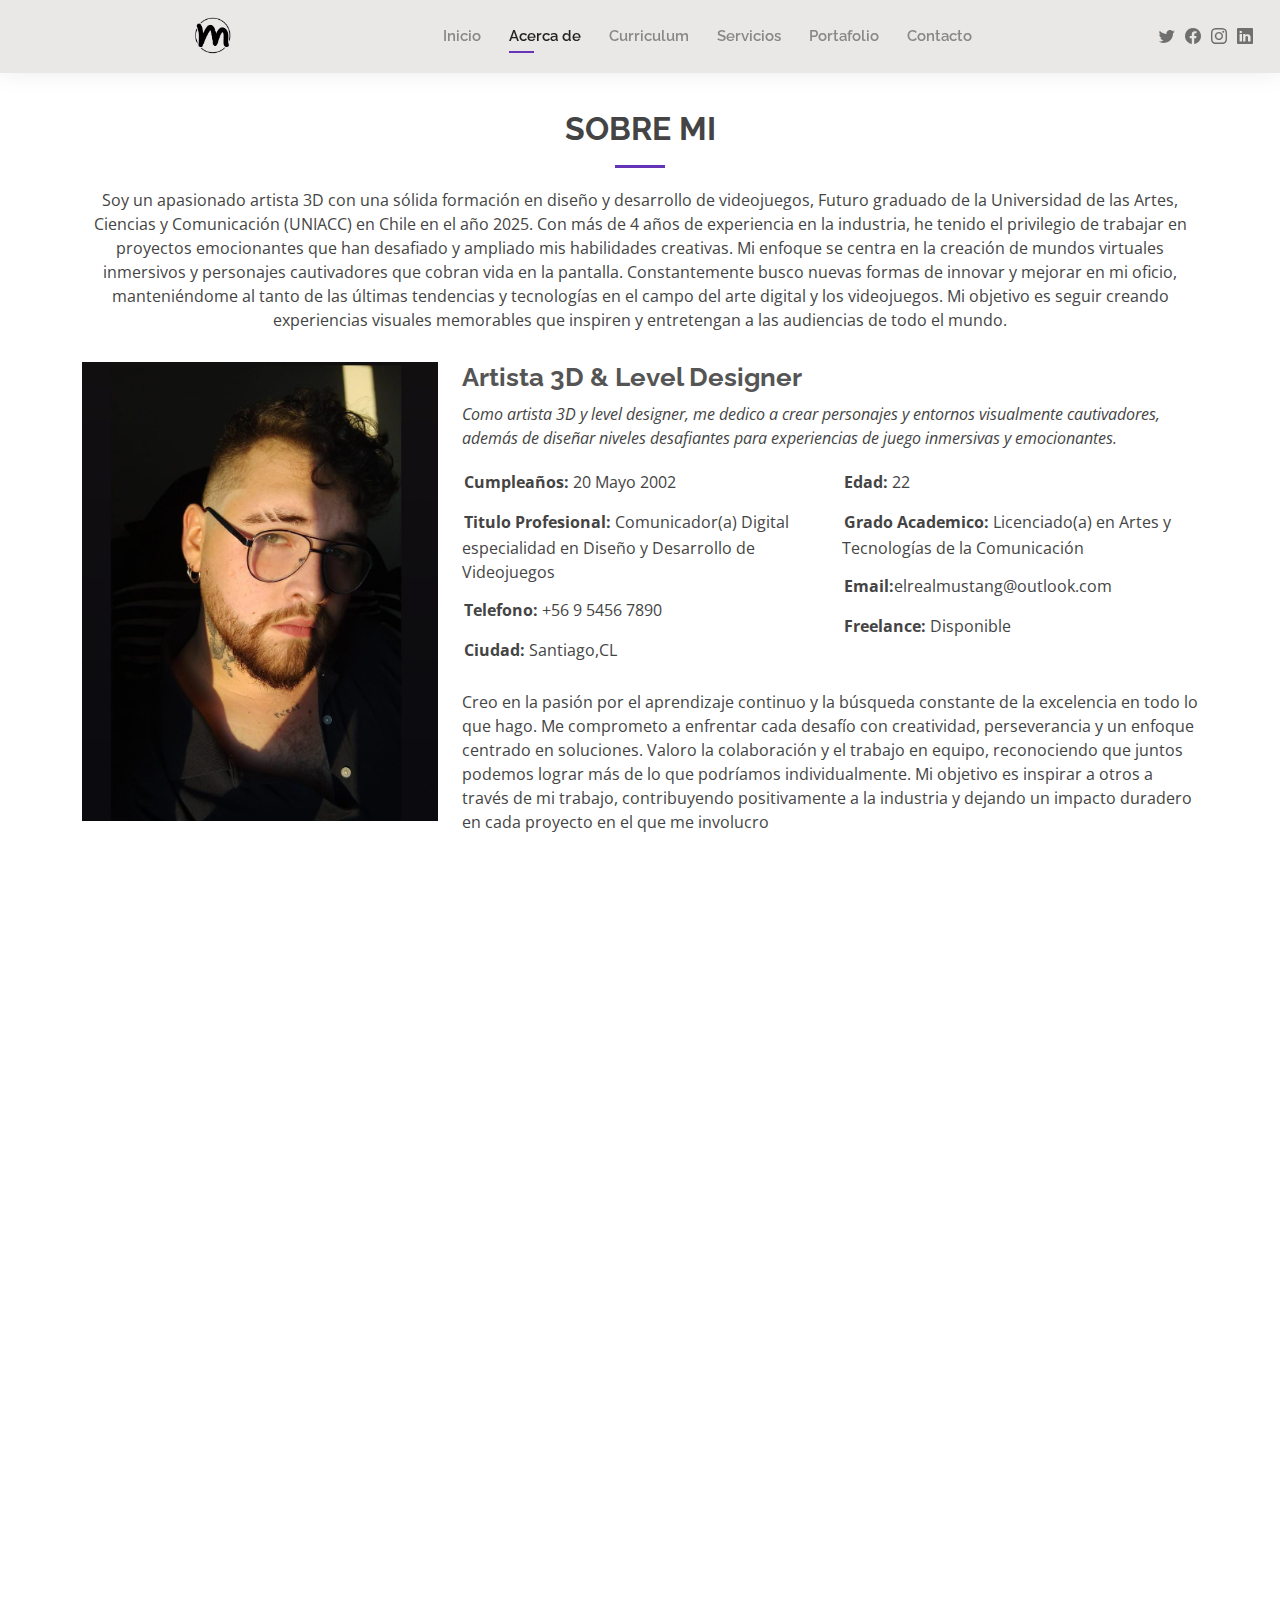
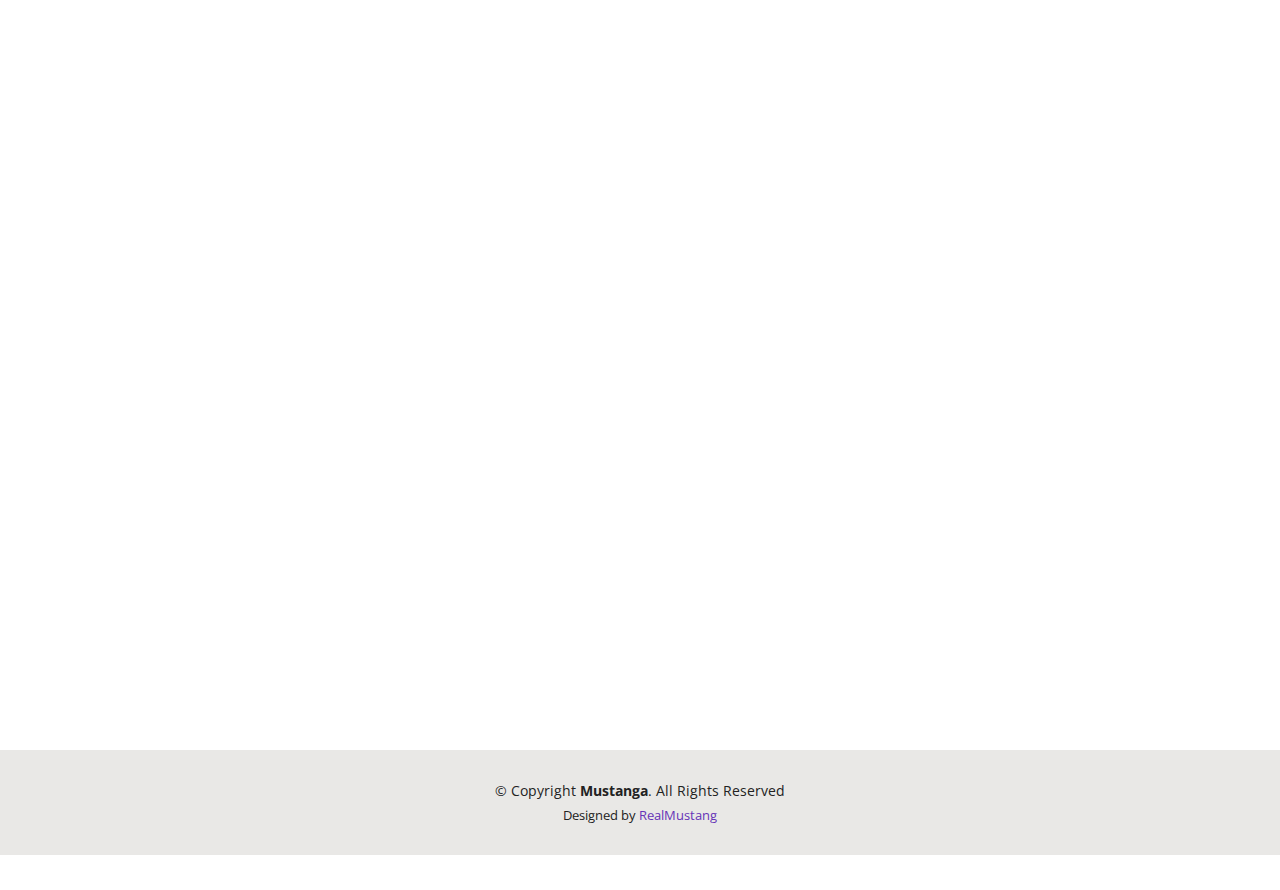
<file: about.html>
<!DOCTYPE html>
<html lang="en">

<head>
  <meta charset="utf-8">
  <meta content="width=device-width, initial-scale=1.0" name="viewport">

  <title>Mustanga - Sobre Mi</title>
  <meta content="" name="description">
  <meta content="" name="keywords">

  <!-- Favicons -->
  <link href="assets/img/LogoChico.png" rel="icon">
  <link href="assets/img/LogoChico.png" rel="apple-touch-icon">

  <!-- Google Fonts -->
  <link href="https://fonts.googleapis.com/css?family=Open+Sans:300,300i,400,400i,600,600i,700,700i|Raleway:300,300i,400,400i,500,500i,600,600i,700,700i|Poppins:300,300i,400,400i,500,500i,600,600i,700,700i" rel="stylesheet">

  <!-- Vendor CSS Files -->
  <link href="assets/vendor/aos/aos.css" rel="stylesheet">
  <link href="assets/vendor/bootstrap/css/bootstrap.min.css" rel="stylesheet">
  <link href="assets/vendor/bootstrap-icons/bootstrap-icons.css" rel="stylesheet">
  <link href="assets/vendor/boxicons/css/boxicons.min.css" rel="stylesheet">
  <link href="assets/vendor/glightbox/css/glightbox.min.css" rel="stylesheet">
  <link href="assets/vendor/swiper/swiper-bundle.min.css" rel="stylesheet">

  <!-- Template Main CSS File -->
  <link href="assets/css/style.css" rel="stylesheet">
</head>

<body>

  <!-- ======= Header ======= -->
  <header id="header" class="fixed-top">
    <div class="container-fluid d-flex justify-content-between align-items-center">

      <h1 class="logo me-auto me-lg-0"></h1>
      <a href="index.html" class="logo"><img src="assets/img/LogoNegro.png" alt="" class="img-fluid"></a>

      <nav id="navbar" class="navbar order-last order-lg-0">
        <ul>
          <li><a href="index.html">Inicio</a></li>
          <li><a class="active" href="about.html">Acerca de</a></li>
          <li><a href="resume.html">Curriculum</a></li>
          <li><a href="services.html">Servicios</a></li>
          <li><a href="portfolio.html">Portafolio</a></li>
          <li><a href="contact.html">Contacto</a></li>
        </ul>
        <i class="bi bi-list mobile-nav-toggle"></i>
      </nav><!-- .navbar -->

      <div class="header-social-links">
        <a href="https://twitter.com/i/communities/1580945239254175744" class="twitter"><i class="bi bi-twitter"></i></a>
        <a href="https://www.facebook.com/groups/488801081988816?locale=es_LA" class="facebook"><i class="bi bi-facebook"></i></a>
        <a href="https://www.instagram.com/explore/tags/3dart/" class="instagram"><i class="bi bi-instagram"></i></a>
        <a href="https://www.linkedin.com/in/jaime-valderrama-339205124/" class="linkedin"><i class="bi bi-linkedin"></i></i></a>
      </div>

    </div>

  </header><!-- End Header -->

  <main id="main">

    <!-- ======= About Section ======= -->
    <section id="about" class="about">
      <div class="container" data-aos="fade-up">

        <div class="section-title">
          <h2>Sobre Mi</h2>
          <p>Soy un apasionado artista 3D con una sólida formación en diseño y desarrollo de videojuegos,
            Futuro graduado de la Universidad de las Artes, Ciencias y Comunicación (UNIACC) en Chile en el
             año 2025. Con más de 4 años de experiencia en la industria, he tenido el privilegio de trabajar 
             en proyectos emocionantes que han desafiado y ampliado mis habilidades creativas. Mi enfoque se 
             centra en la creación de mundos virtuales inmersivos y personajes cautivadores que cobran vida
              en la pantalla. Constantemente busco nuevas formas de innovar y mejorar en mi oficio, 
              manteniéndome al tanto de las últimas tendencias y tecnologías en el campo del arte digital y
               los videojuegos. Mi objetivo es seguir creando experiencias visuales memorables que inspiren y
                entretengan a las audiencias de todo el mundo.</p>
        </div>

        <div class="row">
          <div class="col-lg-4">
            <img src="assets/img/Mustangaa.jpg" class="img-fluid" alt="Jaime (MUSTANGA) Valderrama">
          </div>
          <div class="col-lg-8 pt-4 pt-lg-0 content">
            <h3>Artista 3D &amp; Level Designer</h3>
            <p class="fst-italic">
              Como artista 3D y level designer, me dedico a crear personajes y entornos
               visualmente cautivadores, además de diseñar niveles desafiantes para experiencias
                de juego inmersivas y emocionantes.
            </p>
            <div class="row">
              <div class="col-lg-6">
                <ul>
                  <li><i class="bi bi-rounded-right"></i> <strong>Cumpleaños:</strong> 20 Mayo 2002</li>
                  <li><i class="bi bi-rounded-right"></i> <strong>Titulo Profesional:</strong> Comunicador(a) Digital especialidad en Diseño
                    y Desarrollo de Videojuegos</li>
                  <li><i class="bi bi-rounded-right"></i> <strong>Telefono:</strong> +56 9 5456 7890</li>
                  <li><i class="bi bi-rounded-right"></i> <strong>Ciudad:</strong> Santiago,CL</li>
                </ul>
              </div>
              <div class="col-lg-6">
                <ul>
                  <li><i class="bi bi-rounded-right"></i> <strong>Edad:</strong> 22</li>
                  <li><i class="bi bi-rounded-right"></i> <strong>Grado Academico:</strong> Licenciado(a) en Artes y
                    Tecnologías de la Comunicación</li>
                  <li><i class="bi bi-rounded-right"></i> <strong>Email:</strong>elrealmustang@outlook.com</li>
                  <li><i class="bi bi-rounded-right"></i> <strong>Freelance:</strong> Disponible</li>
                </ul>
              </div>
            </div>
            <p>
              Creo en la pasión por el aprendizaje continuo y la búsqueda constante de la excelencia en todo lo que hago. 
              Me comprometo a enfrentar cada desafío con creatividad, perseverancia y un enfoque centrado en soluciones. Valoro la colaboración y 
              el trabajo en equipo, reconociendo que juntos podemos lograr más de lo que podríamos individualmente. Mi objetivo es inspirar a otros a través de mi trabajo,
               contribuyendo positivamente a la industria y dejando un impacto duradero en cada proyecto en el que me involucro
            </p>
          </div>
        </div>

      </div>
    </section><!-- End About Section -->

    <!-- ======= Skills Section ======= -->
    <section id="skills" class="skills">
      <div class="container" data-aos="fade-up">

        <div class="section-title">
          <h2>Skills</h2>
          <p>tengo experiencia avanzada en el uso de Unreal Engine, Unity, Blender, ZBrush, Substance Painter y Houdini. 
            Estas herramientas me permiten abordar una amplia gama de proyectos y desafíos con confianza y eficacia.</p>
        </div>

        <div class="row skills-content">

          <div class="col-lg-6">

            <div class="progress">
              <span class="skill">Unreal Engine 5 <i class="val">100%</i></span>
              <div class="progress-bar-wrap">
                <div class="progress-bar" role="progressbar" aria-valuenow="100" aria-valuemin="0" aria-valuemax="100"></div>
              </div>
            </div>

            <div class="progress">
              <span class="skill">Unity <i class="val">90%</i></span>
              <div class="progress-bar-wrap">
                <div class="progress-bar" role="progressbar" aria-valuenow="90" aria-valuemin="0" aria-valuemax="100"></div>
              </div>
            </div>

            <div class="progress">
              <span class="skill">Substance Painter <i class="val">75%</i></span>
              <div class="progress-bar-wrap">
                <div class="progress-bar" role="progressbar" aria-valuenow="75" aria-valuemin="0" aria-valuemax="100"></div>
              </div>
            </div>

          </div>

          <div class="col-lg-6">

            <div class="progress">
              <span class="skill">Zbrush <i class="val">80%</i></span>
              <div class="progress-bar-wrap">
                <div class="progress-bar" role="progressbar" aria-valuenow="80" aria-valuemin="0" aria-valuemax="100"></div>
              </div>
            </div>

            <div class="progress">
              <span class="skill">Blender <i class="val">90%</i></span>
              <div class="progress-bar-wrap">
                <div class="progress-bar" role="progressbar" aria-valuenow="90" aria-valuemin="0" aria-valuemax="100"></div>
              </div>
            </div>

            <div class="progress">
              <span class="skill">Houdini <i class="val">55%</i></span>
              <div class="progress-bar-wrap">
                <div class="progress-bar" role="progressbar" aria-valuenow="55" aria-valuemin="0" aria-valuemax="100"></div>
              </div>
            </div>

          </div>

        </div>

      </div>
    </section><!-- End Skills Section -->

    <!-- ======= Facts Section ======= -->
    <section id="facts" class="facts">
      <div class="container" data-aos="fade-up">

        <div class="section-title">
          <h2>Facts</h2>
          <p>Con una sólida trayectoria respaldada por la satisfacción de nuestros clientes y 
            la finalización exitosa de numerosos proyectos, nos enfocamos en ofrecer servicios de calidad y
             soluciones efectivas para cada desafío que enfrentamos, contando con una dedicación total a la 
             excelencia en nuestro trabajo.</p>
        </div>

        <div class="row counters">

          <div class="col-lg-3 col-6 text-center">
            <span data-purecounter-start="0" data-purecounter-end="232" data-purecounter-duration="1" class="purecounter"></span>
            <p>Clientes</p>
          </div>

          <div class="col-lg-3 col-6 text-center">
            <span data-purecounter-start="0" data-purecounter-end="521" data-purecounter-duration="1" class="purecounter"></span>
            <p>Projectos</p>
          </div>

          <div class="col-lg-3 col-6 text-center">
            <span data-purecounter-start="0" data-purecounter-end="4320" data-purecounter-duration="1" class="purecounter"></span>
            <p>Horas de trabajo</p>
          </div>

          <div class="col-lg-3 col-6 text-center">
            <span data-purecounter-start="0" data-purecounter-end="4" data-purecounter-duration="1" class="purecounter"></span>
            <p>Años de experiencia</p>
          </div>

        </div>

      </div>
    </section><!-- End Facts Section -->

    <!-- ======= Testimonials Section ======= -->
    <section id="testimonials" class="testimonials">
      <div class="container" data-aos="fade-up">

        <div class="section-title">
          <h2>Testimonios</h2>
          <p>Aquí te presento comentarios directos de clientes satisfechos que han experimentado mis servicios. 
            Su feedback refleja mi compromiso personal con la excelencia y la calidad en cada proyecto.</p>
        </div>

        <div class="testimonials-slider swiper" data-aos="fade-up" data-aos-delay="100">
          <div class="swiper-wrapper">

            <div class="swiper-slide">
              <div class="testimonial-item">
                <img src="assets/img/testimonials/testimonials-1.jpg" class="testimonial-img" alt="">
                <h3>Saul Goodman</h3>
                <h4>Ceo de Empresa de Diseño Grafico</h4>
                <p>
                  <i class="bx bxs-quote-alt-left quote-icon-left"></i>
                  Estoy impresionado por la calidad del trabajo y la atención al detalle. ¡El resultado final superó mis expectativas! ¡Altamente recomendado
                  <i class="bx bxs-quote-alt-right quote-icon-right"></i>
                </p>
              </div>
            </div><!-- End testimonial item -->

            <div class="swiper-slide">
              <div class="testimonial-item">
                <img src="assets/img/testimonials/testimonials-2.jpg" class="testimonial-img" alt="">
                <h3>Sara Wilsson</h3>
                <h4>Diseñadora</h4>
                <p>
                  <i class="bx bxs-quote-alt-left quote-icon-left"></i>
                  Gracias a tus habilidades y dedicación, pudimos lanzar nuestro proyecto a tiempo y con un diseño excepcional. 
                  ¡Estamos muy agradecidos y emocionados de seguir trabajando contigo en el futuro
                  <i class="bx bxs-quote-alt-right quote-icon-right"></i>
                </p>
              </div>
            </div><!-- End testimonial item -->

            <div class="swiper-slide">
              <div class="testimonial-item">
                <img src="assets/img/testimonials/testimonials-3.jpg" class="testimonial-img" alt="">
                <h3>Jena Karlis</h3>
                <h4>Productora de Realidad Virtual</h4>
                <p>
                  <i class="bx bxs-quote-alt-left quote-icon-left"></i>
                  Desde el primer contacto hasta la entrega final, la comunicación fue excelente y 
                  el servicio fue impecable. ¡No puedo imaginar haber trabajado con alguien más
                  <i class="bx bxs-quote-alt-right quote-icon-right"></i>
                </p>
              </div>
            </div><!-- End testimonial item -->

            <div class="swiper-slide">
              <div class="testimonial-item">
                <img src="assets/img/testimonials/testimonials-4.jpg" class="testimonial-img" alt="">
                <h3>Matt Brandon</h3>
                <h4>Freelancer</h4>
                <p>
                  <i class="bx bxs-quote-alt-left quote-icon-left"></i>
                  ¡Increíble atención al cliente y resultados impecables! ¡Gracias por hacer que nuestro proyecto 
                  cobrara vida de una manera tan espectacular!
                  <i class="bx bxs-quote-alt-right quote-icon-right"></i>
                </p>
              </div>
            </div><!-- End testimonial item -->

            <div class="swiper-slide">
              <div class="testimonial-item">
                <img src="assets/img/testimonials/testimonials-5.jpg" class="testimonial-img" alt="">
                <h3>John Larson</h3>
                <h4>Head de Proyectos digitales</h4>
                <p>
                  <i class="bx bxs-quote-alt-left quote-icon-left"></i>
                  ¡Increíble trabajo! ¡No puedo creer lo rápido y profesional que fue el servicio!
                   ¡Definitivamente volveré para futuros proyectos
                  <i class="bx bxs-quote-alt-right quote-icon-right"></i>
                </p>
              </div>
            </div><!-- End testimonial item -->

          </div>
          <div class="swiper-pagination"></div>
        </div>

      </div>
    </section><!-- End Testimonials Section -->

  </main><!-- End #main -->

  <!-- ======= Footer ======= -->
  <footer id="footer">
    <div class="container">
      <div class="copyright">
        &copy; Copyright <strong><span>Mustanga</span></strong>. All Rights Reserved
      </div>
      <div class="credits">
        Designed by <a href="https://github.com/RealMustang">RealMustang</a>
      </div>
    </div>
  </footer><!-- End  Footer -->

  <div id="preloader"></div>
  <a href="#" class="back-to-top d-flex align-items-center justify-content-center"><i class="bi bi-arrow-up-short"></i></a>

  <!-- Vendor JS Files -->
  <script src="assets/vendor/purecounter/purecounter_vanilla.js"></script>
  <script src="assets/vendor/aos/aos.js"></script>
  <script src="assets/vendor/bootstrap/js/bootstrap.bundle.min.js"></script>
  <script src="assets/vendor/glightbox/js/glightbox.min.js"></script>
  <script src="assets/vendor/isotope-layout/isotope.pkgd.min.js"></script>
  <script src="assets/vendor/swiper/swiper-bundle.min.js"></script>
  <script src="assets/vendor/waypoints/noframework.waypoints.js"></script>
  <script src="assets/vendor/php-email-form/validate.js"></script>

  <!-- Template Main JS File -->
  <script src="assets/js/main.js"></script>

</body>

</html>
</file>
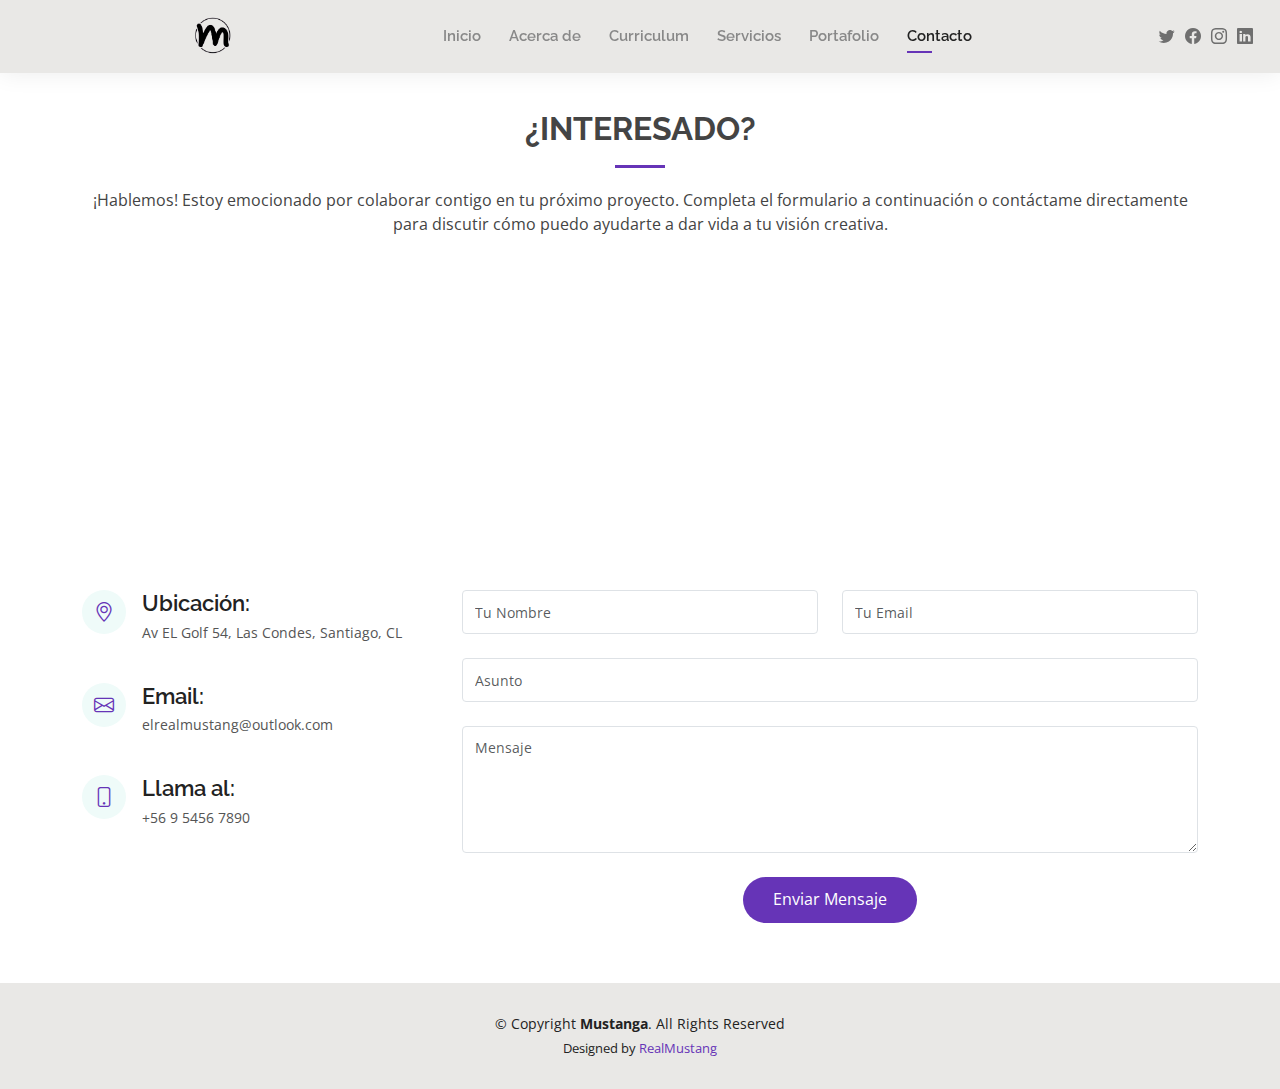
<file: contact.html>
<!DOCTYPE html>
<html lang="en">

<head>
  <meta charset="utf-8">
  <meta content="width=device-width, initial-scale=1.0" name="viewport">

  <title>Mustanga - Contacto</title>
  <meta content="" name="description">
  <meta content="" name="keywords">

  <!-- Favicons -->
  <link href="assets/img/LogoChico.png" rel="icon">
  <link href="assets/img/LogoChico.png" rel="apple-touch-icon">

  <!-- Google Fonts -->
  <link href="https://fonts.googleapis.com/css?family=Open+Sans:300,300i,400,400i,600,600i,700,700i|Raleway:300,300i,400,400i,500,500i,600,600i,700,700i|Poppins:300,300i,400,400i,500,500i,600,600i,700,700i" rel="stylesheet">

  <!-- Vendor CSS Files -->
  <link href="assets/vendor/aos/aos.css" rel="stylesheet">
  <link href="assets/vendor/bootstrap/css/bootstrap.min.css" rel="stylesheet">
  <link href="assets/vendor/bootstrap-icons/bootstrap-icons.css" rel="stylesheet">
  <link href="assets/vendor/boxicons/css/boxicons.min.css" rel="stylesheet">
  <link href="assets/vendor/glightbox/css/glightbox.min.css" rel="stylesheet">
  <link href="assets/vendor/swiper/swiper-bundle.min.css" rel="stylesheet">

  <!-- Template Main CSS File -->
  <link href="assets/css/style.css" rel="stylesheet">
</head>

<body>

  <!-- ======= Header ======= -->
  <header id="header" class="fixed-top">
    <div class="container-fluid d-flex justify-content-between align-items-center">

      <h1 class="logo me-auto me-lg-0"></h1>
      <a href="index.html" class="logo"><img src="assets/img/LogoNegro.png" alt="" class="img-fluid"></a>

      <nav id="navbar" class="navbar order-last order-lg-0">
        <ul>
          <li><a href="index.html">Inicio</a></li>
          <li><a href="about.html">Acerca de</a></li>
          <li><a href="resume.html">Curriculum</a></li>
          <li><a href="services.html">Servicios</a></li>
          <li><a href="portfolio.html">Portafolio</a></li>
          <li><a class="active" href="contact.html">Contacto</a></li>
        </ul>
        <i class="bi bi-list mobile-nav-toggle"></i>
      </nav><!-- .navbar -->

      <div class="header-social-links">
        <a href="https://twitter.com/i/communities/1580945239254175744" class="twitter"><i class="bi bi-twitter"></i></a>
        <a href="https://www.facebook.com/groups/488801081988816?locale=es_LA" class="facebook"><i class="bi bi-facebook"></i></a>
        <a href="https://www.instagram.com/explore/tags/3dart/" class="instagram"><i class="bi bi-instagram"></i></a>
        <a href="https://www.linkedin.com/in/jaime-valderrama-339205124/" class="linkedin"><i class="bi bi-linkedin"></i></i></a>
      </div>

    </div>

  </header><!-- End Header -->

  <main id="main">

    <!-- ======= Contact Section ======= -->
    <section id="contact" class="contact">
      <div class="container" data-aos="fade-up">

        <div class="section-title">
          <h2>¿Interesado?</h2>
          <p>¡Hablemos! Estoy emocionado por colaborar contigo en tu próximo proyecto. Completa el formulario a continuación o contáctame directamente para discutir cómo puedo ayudarte a dar vida a tu visión creativa.</p>
        </div>

        <div>
          <iframe style="border:0; width: 100%; height: 270px;" src=https://www.google.com/maps/embed?pb=!1m18!1m12!1m3!1d832.5785263316785!2d-70.59297597145017!3d-33.41505437890627!2m3!1f0!2f0!3f0!3m2!1i1024!2i768!4f13.1!3m3!1m2!1s0x9662cf15f9298751%3A0xd23ba8e9245b8e93!2sAv.%20El%20Golf%2054%2C%207550107%20Las%20Condes%2C%20Regi%C3%B3n%20Metropolitana!5e0!3m2!1ses-419!2scl!4v1715765833088!5m2!1ses-419!2scl" width="600" height="450" style="border:0;" allowfullscreen="" loading="lazy" referrerpolicy="no-referrer-when-downgrade"></iframe>
        </div>

        <div class="row mt-5">

          <div class="col-lg-4">
            <div class="info">
              <div class="address">
                <i class="bi bi-geo-alt"></i>
                <h4>Ubicación:</h4>
                <p>Av EL Golf 54, Las Condes, Santiago, CL</p>
              </div>

              <div class="email">
                <i class="bi bi-envelope"></i>
                <h4>Email:</h4>
                <p>elrealmustang@outlook.com</p>
              </div>

              <div class="phone">
                <i class="bi bi-phone"></i>
                <h4>Llama al:</h4>
                <p>+56 9 5456 7890</p>
              </div>

            </div>

          </div>

          <div class="col-lg-8 mt-5 mt-lg-0">

            <form action="forms/contact.php" method="post" role="form" class="php-email-form">
              <div class="row">
                <div class="col-md-6 form-group">
                  <input type="text" name="name" class="form-control" id="name" placeholder="Tu Nombre" required>
                </div>
                <div class="col-md-6 form-group mt-3 mt-md-0">
                  <input type="email" class="form-control" name="email" id="email" placeholder="Tu Email" required>
                </div>
              </div>
              <div class="form-group mt-3">
                <input type="text" class="form-control" name="subject" id="subject" placeholder="Asunto" required>
              </div>
              <div class="form-group mt-3">
                <textarea class="form-control" name="message" rows="5" placeholder="Mensaje" required></textarea>
              </div>
              <div class="my-3">
                <div class="loading">Cargando</div>
                <div class="error-message">Lo sentimos, ha habido un error al enviar tu mensaje. Por favor, inténtalo de nuevo más tarde.</div>
                <div class="sent-message">¡Gracias por contactarnos! Tu mensaje ha sido enviado correctamente.</div>
              </div>
              <div class="text-center"><button type="submit">Enviar Mensaje</button></div>
            </form>

          </div>

        </div>

      </div>
    </section><!-- End Contact Section -->

  </main><!-- End #main -->

  <!-- ======= Footer ======= -->
  <footer id="footer">
    <div class="container">
      <div class="copyright">
        &copy; Copyright <strong><span>Mustanga</span></strong>. All Rights Reserved
      </div>
      <div class="credits">
        Designed by <a href="https://github.com/RealMustang">RealMustang</a>
      </div>
    </div>
  </footer><!-- End  Footer -->

  <div id="preloader"></div>
  <a href="#" class="back-to-top d-flex align-items-center justify-content-center"><i class="bi bi-arrow-up-short"></i></a>

  <!-- Vendor JS Files -->
  <script src="assets/vendor/purecounter/purecounter_vanilla.js"></script>
  <script src="assets/vendor/aos/aos.js"></script>
  <script src="assets/vendor/bootstrap/js/bootstrap.bundle.min.js"></script>
  <script src="assets/vendor/glightbox/js/glightbox.min.js"></script>
  <script src="assets/vendor/isotope-layout/isotope.pkgd.min.js"></script>
  <script src="assets/vendor/swiper/swiper-bundle.min.js"></script>
  <script src="assets/vendor/waypoints/noframework.waypoints.js"></script>
  <script src="assets/vendor/php-email-form/validate.js"></script>

  <!-- Template Main JS File -->
  <script src="assets/js/main.js"></script>

</body>

</html>
</file>
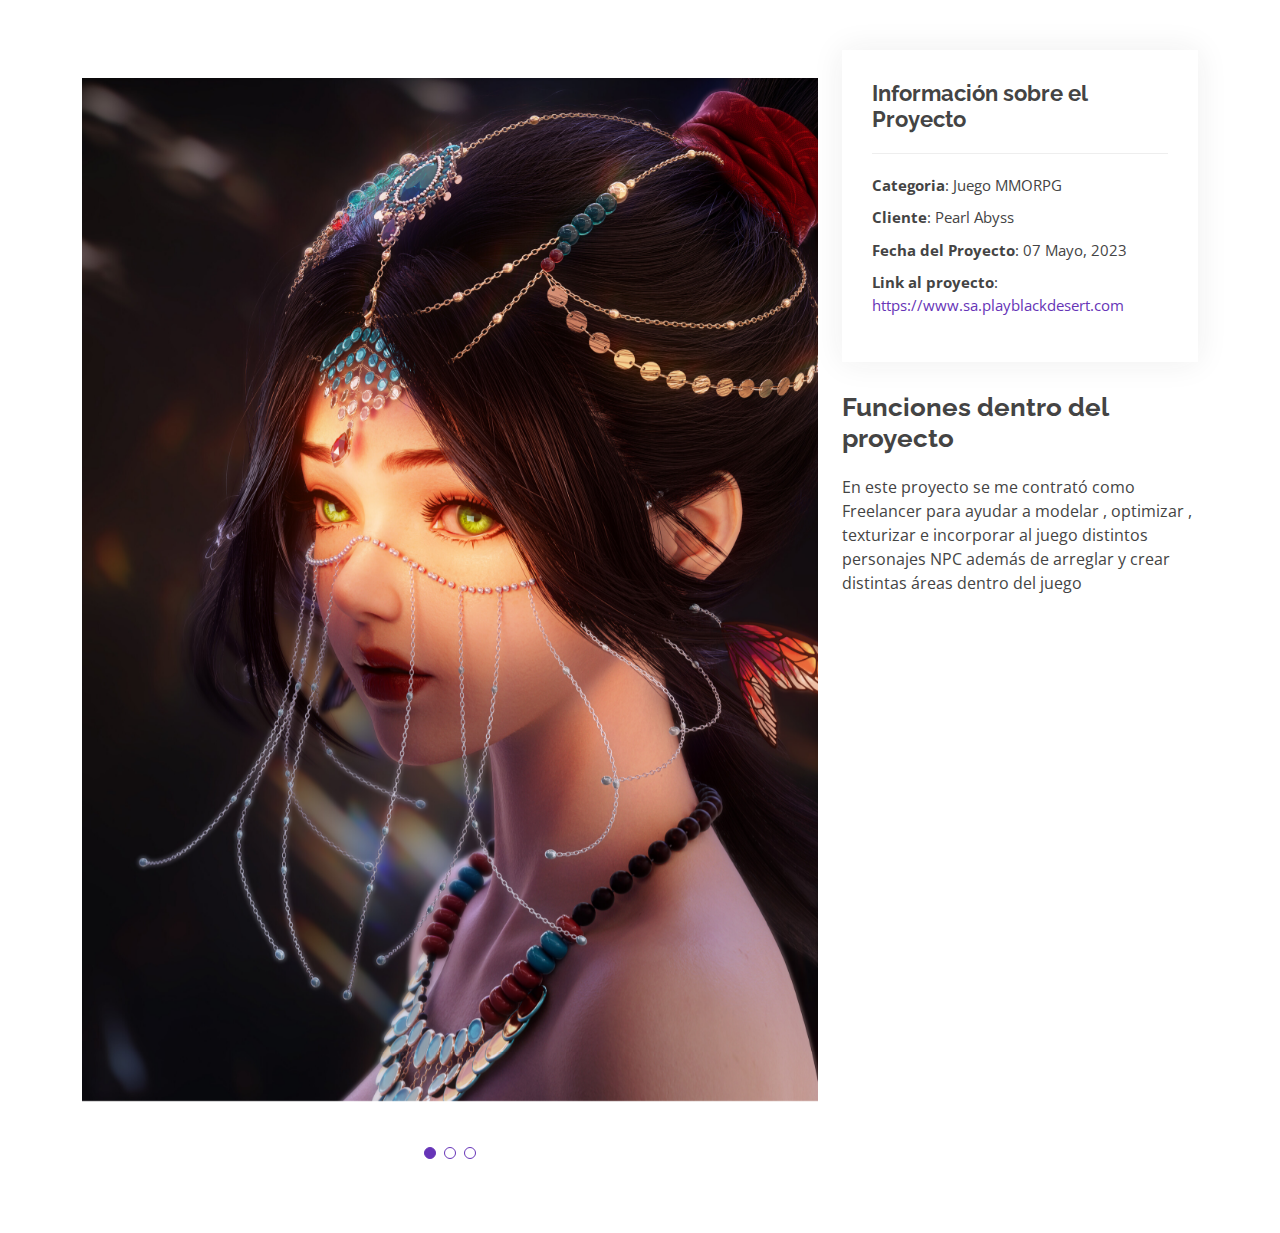
<file: portfolio-details.html>
<!DOCTYPE html>
<html lang="en">

<head>
  <meta charset="utf-8">
  <meta content="width=device-width, initial-scale=1.0" name="viewport">

  <title>Mustanga - Portafolio Detalles</title>
  <meta content="" name="description">
  <meta content="" name="keywords">

  <!-- Favicons -->
  <link href="assets/img/LogoChico.png" rel="icon">
  <link href="assets/img/LogoChico.png" rel="apple-touch-icon">

  <!-- Google Fonts -->
  <link href="https://fonts.googleapis.com/css?family=Open+Sans:300,300i,400,400i,600,600i,700,700i|Raleway:300,300i,400,400i,500,500i,600,600i,700,700i|Poppins:300,300i,400,400i,500,500i,600,600i,700,700i" rel="stylesheet">

  <!-- Vendor CSS Files -->
  <link href="assets/vendor/aos/aos.css" rel="stylesheet">
  <link href="assets/vendor/bootstrap/css/bootstrap.min.css" rel="stylesheet">
  <link href="assets/vendor/bootstrap-icons/bootstrap-icons.css" rel="stylesheet">
  <link href="assets/vendor/boxicons/css/boxicons.min.css" rel="stylesheet">
  <link href="assets/vendor/glightbox/css/glightbox.min.css" rel="stylesheet">
  <link href="assets/vendor/swiper/swiper-bundle.min.css" rel="stylesheet">

  <!-- Template Main CSS File -->
  <link href="assets/css/style.css" rel="stylesheet">
</head>

<body>

  <main id="main">

    <!-- ======= Portfolio Details Section ======= -->
    <section id="portfolio-details" class="portfolio-details">
      <div class="container">

        <div class="row gy-4">

          <div class="col-lg-8">
            <div class="portfolio-details-slider swiper">
              <div class="swiper-wrapper align-items-center">

                <div class="swiper-slide">
                  <img src="assets/img/portfolio/PFem.jpg" alt="">
                </div>

                <div class="swiper-slide">
                  <img src="assets/img/portfolio/bosque.jpg" alt="">
                </div>

                <div class="swiper-slide">
                  <img src="assets/img/portfolio/dongyeol-kim-3.jpg" alt="">
                </div>

              </div>
              <div class="swiper-pagination"></div>
            </div>
          </div>

          <div class="col-lg-4">
            <div class="portfolio-info">
              <h3>Información sobre el Proyecto</h3>
              <ul>
                <li><strong>Categoria</strong>: Juego MMORPG</li>
                <li><strong>Cliente</strong>: Pearl Abyss</li>
                <li><strong>Fecha del Proyecto</strong>: 07 Mayo, 2023</li>
                <li><strong>Link al proyecto</strong>: <a href="https://www.sa.playblackdesert.com/es-MX/Main/Index">https://www.sa.playblackdesert.com</a></li>
              </ul>
            </div>
            <div class="portfolio-description">
              <h2>Funciones dentro del proyecto</h2>
              <p>
                En este proyecto se me contrató como Freelancer para ayudar a modelar , optimizar , texturizar e incorporar al juego distintos personajes NPC además de arreglar y crear distintas áreas dentro del juego
              </p>
            </div>
          </div>

        </div>

      </div>
    </section><!-- End Portfolio Details Section -->

  </main><!-- End #main -->

  <div id="preloader"></div>
  <a href="#" class="back-to-top d-flex align-items-center justify-content-center"><i class="bi bi-arrow-up-short"></i></a>

  <!-- Vendor JS Files -->
  <script src="assets/vendor/purecounter/purecounter_vanilla.js"></script>
  <script src="assets/vendor/aos/aos.js"></script>
  <script src="assets/vendor/bootstrap/js/bootstrap.bundle.min.js"></script>
  <script src="assets/vendor/glightbox/js/glightbox.min.js"></script>
  <script src="assets/vendor/isotope-layout/isotope.pkgd.min.js"></script>
  <script src="assets/vendor/swiper/swiper-bundle.min.js"></script>
  <script src="assets/vendor/waypoints/noframework.waypoints.js"></script>
  <script src="assets/vendor/php-email-form/validate.js"></script>

  <!-- Template Main JS File -->
  <script src="assets/js/main.js"></script>

</body>

</html>
</file>
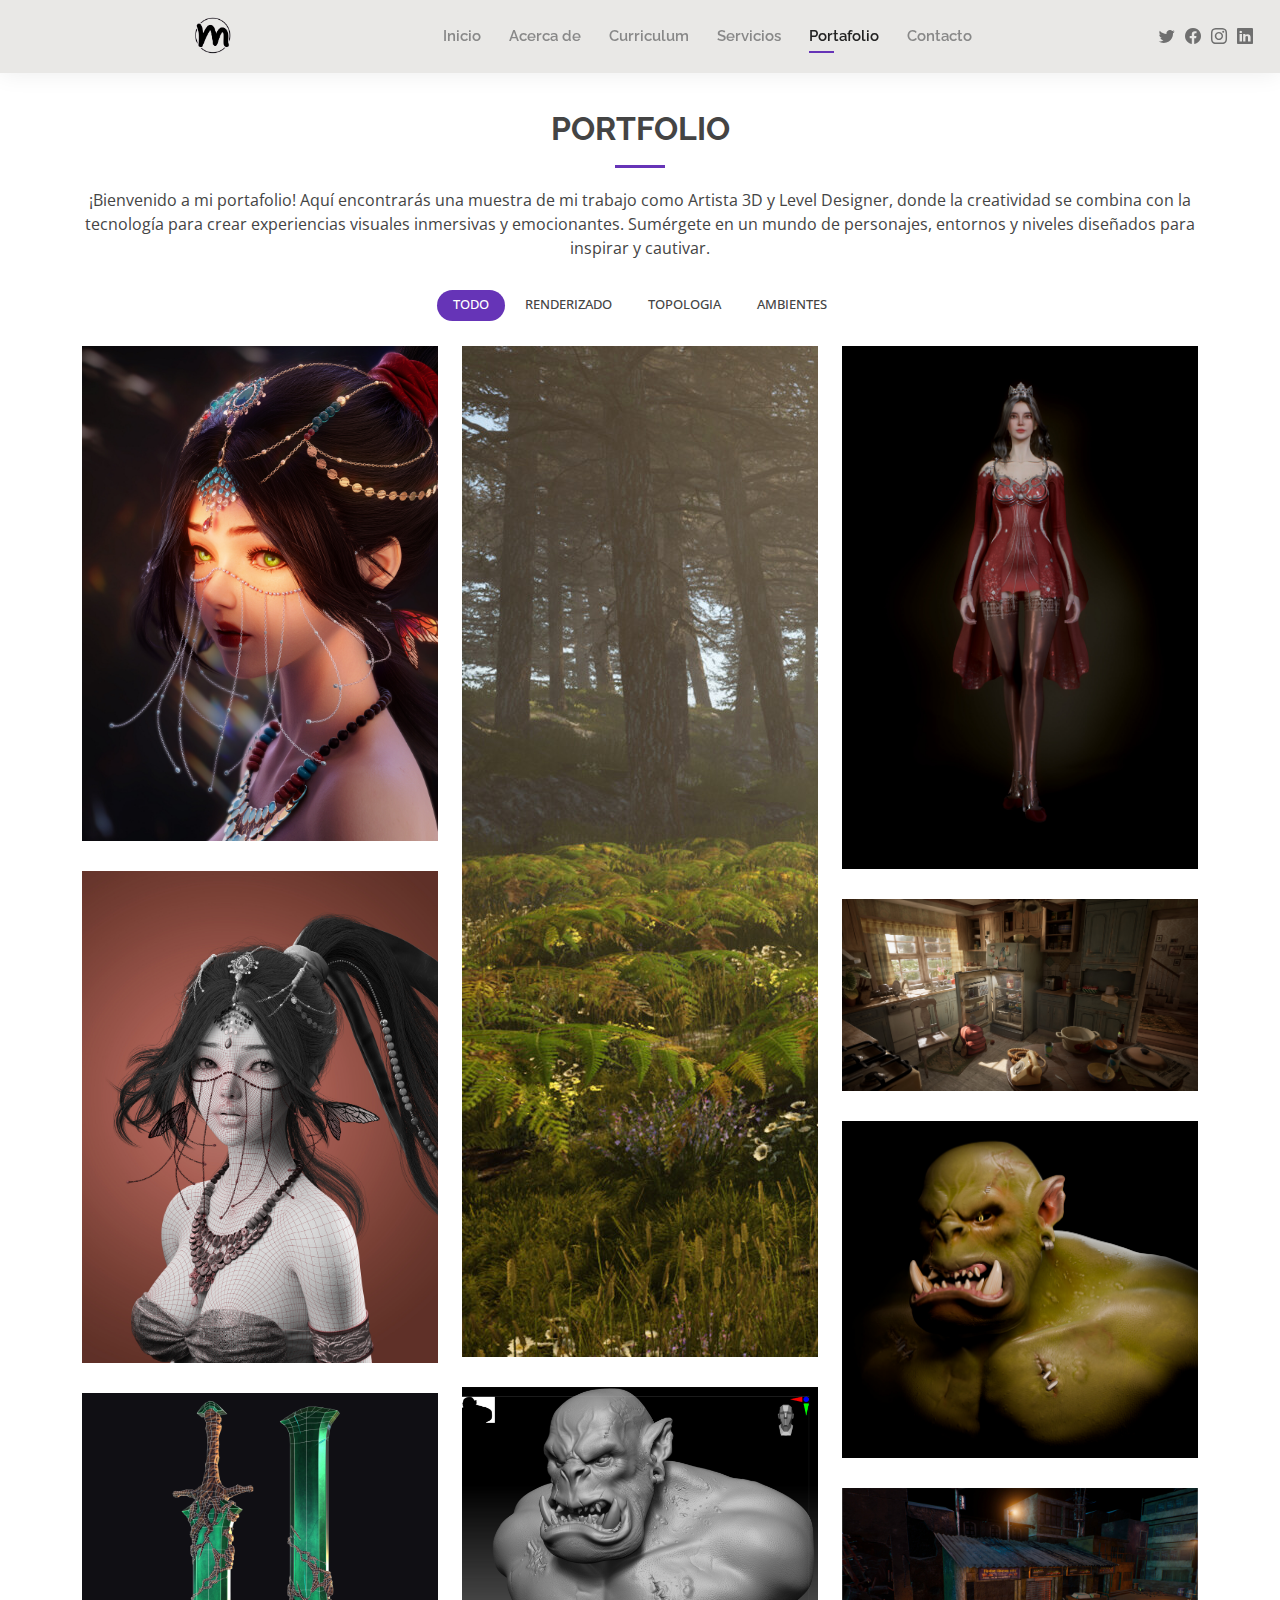
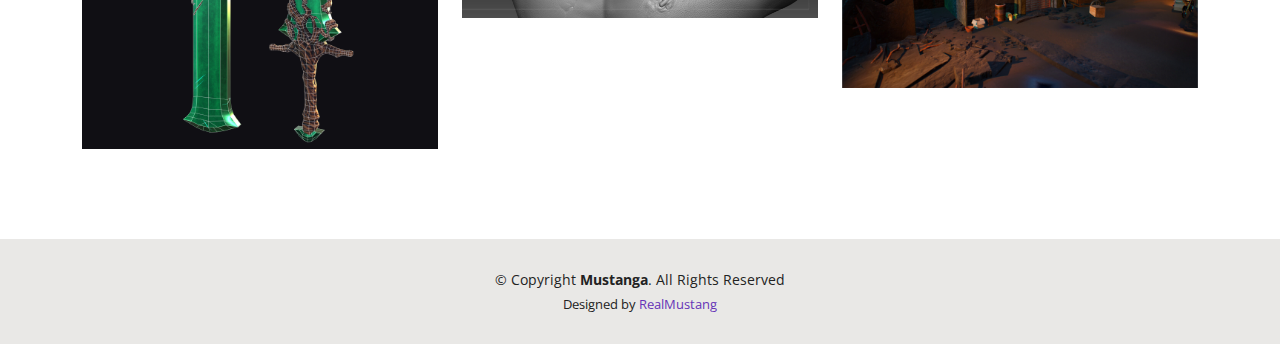
<file: portfolio.html>
<!DOCTYPE html>
<html lang="en">

<head>
  <meta charset="utf-8">
  <meta content="width=device-width, initial-scale=1.0" name="viewport">

  <title>Mustanga- Portafolio</title>
  <meta content="" name="description">
  <meta content="" name="keywords">

  <!-- Favicons -->
  <link href="assets/img/LogoChico.png" rel="icon">
  <link href="assets/img/LogoChico.png" rel="apple-touch-icon">

  <!-- Google Fonts -->
  <link href="https://fonts.googleapis.com/css?family=Open+Sans:300,300i,400,400i,600,600i,700,700i|Raleway:300,300i,400,400i,500,500i,600,600i,700,700i|Poppins:300,300i,400,400i,500,500i,600,600i,700,700i" rel="stylesheet">

  <!-- Vendor CSS Files -->
  <link href="assets/vendor/aos/aos.css" rel="stylesheet">
  <link href="assets/vendor/bootstrap/css/bootstrap.min.css" rel="stylesheet">
  <link href="assets/vendor/bootstrap-icons/bootstrap-icons.css" rel="stylesheet">
  <link href="assets/vendor/boxicons/css/boxicons.min.css" rel="stylesheet">
  <link href="assets/vendor/glightbox/css/glightbox.min.css" rel="stylesheet">
  <link href="assets/vendor/swiper/swiper-bundle.min.css" rel="stylesheet">

  <!-- Template Main CSS File -->
  <link href="assets/css/style.css" rel="stylesheet">

</head>

<body>

  <!-- ======= Header ======= -->
  <header id="header" class="fixed-top">
    <div class="container-fluid d-flex justify-content-between align-items-center">

      <h1 class="logo me-auto me-lg-0"></h1>
      <a href="index.html" class="logo"><img src="assets/img/LogoNegro.png" alt="" class="img-fluid"></a>

      <nav id="navbar" class="navbar order-last order-lg-0">
        <ul>
          <li><a href="index.html">Inicio</a></li>
          <li><a href="about.html">Acerca de</a></li>
          <li><a href="resume.html">Curriculum</a></li>
          <li><a href="services.html">Servicios</a></li>
          <li><a class="active" href="portfolio.html">Portafolio</a></li>
          <li><a href="contact.html">Contacto</a></li>
        </ul>
        <i class="bi bi-list mobile-nav-toggle"></i>
      </nav><!-- .navbar -->

      <div class="header-social-links">
        <a href="https://twitter.com/i/communities/1580945239254175744" class="twitter"><i class="bi bi-twitter"></i></a>
        <a href="https://www.facebook.com/groups/488801081988816?locale=es_LA" class="facebook"><i class="bi bi-facebook"></i></a>
        <a href="https://www.instagram.com/explore/tags/3dart/" class="instagram"><i class="bi bi-instagram"></i></a>
        <a href="https://www.linkedin.com/in/jaime-valderrama-339205124/" class="linkedin"><i class="bi bi-linkedin"></i></i></a>
      </div>

    </div>

  </header><!-- End Header -->

  <main id="main">

    <!-- ======= Portfolio Section ======= -->
    <section id="portfolio" class="portfolio">
      <div class="container" data-aos="fade-up">

        <div class="section-title">
          <h2>Portfolio</h2>
          <p>¡Bienvenido a mi portafolio! Aquí encontrarás una muestra de mi trabajo como Artista 3D y Level Designer, donde la creatividad se 
            combina con la tecnología para crear experiencias visuales inmersivas y emocionantes. Sumérgete en un mundo de personajes, entornos y niveles diseñados para inspirar y cautivar.</p>
        </div>

        <div class="row" data-aos="fade-up" data-aos-delay="100">
          <div class="col-lg-12 d-flex justify-content-center">
            <ul id="portfolio-flters">
              <li data-filter="*" class="filter-active">Todo</li>
              <li data-filter=".filter-app">Renderizado</li>
              <li data-filter=".filter-card">Topologia</li>
              <li data-filter=".filter-web">Ambientes</li>
            </ul>
          </div>
        </div>

        <div class="row portfolio-container" data-aos="fade-up" data-aos-delay="200">

          <div class="col-lg-4 col-md-6 portfolio-item filter-app">
            <div class="portfolio-wrap">
              <img src="assets/img/portfolio/PFem.jpg" class="img-fluid" alt="">
              <div class="portfolio-info">
                <h4>Personaje Femenino</h4>
                <p>Renderizado</p>
                <div class="portfolio-links">
                  <a href="assets/img/portfolio/PFem.jpg" data-gallery="portfolioGallery" class="portfolio-lightbox" title="Personaje Femenino"><i class="bx bx-plus"></i></a>
                  <a href="portfolio-details.html" class="portfolio-details-lightbox" data-glightbox="type: external" title="Portfolio Details"><i class="bx bx-link"></i></a>
                </div>
              </div>
            </div>
          </div>

          <div class="col-lg-4 col-md-6 portfolio-item filter-web">
            <div class="portfolio-wrap">
              <img src="assets/img/portfolio/bosque.jpg" alt="">
              <div class="portfolio-info">
                <h4>Bosque</h4>
                <p>Ambientes</p>
                <div class="portfolio-links">
                  <a href="assets/img/portfolio/bosque.jpg" data-gallery="portfolioGallery" class="portfolio-lightbox" title="Bosque"><i class="bx bx-plus"></i></a>
                  <a href="portfolio-details.html" class="portfolio-details-lightbox" data-glightbox="type: external" title="Portfolio Details"><i class="bx bx-link"></i></a>
                </div>
              </div>
            </div>
          </div>

          <div class="col-lg-4 col-md-6 portfolio-item filter-app">
            <div class="portfolio-wrap">
              <img src="assets/img/portfolio/dongyeol-kim-3.jpg" class="img-fluid" alt="">
              <div class="portfolio-info">
                <h4>Personaje Femenino 2</h4>
                <p>Renderizado</p>
                <div class="portfolio-links">
                  <a href="assets/img/portfolio/dongyeol-kim-3.jpg" data-gallery="portfolioGallery" class="portfolio-lightbox" title="Personaje Femenino 2"><i class="bx bx-plus"></i></a>
                  <a href="portfolio-details.html" class="portfolio-details-lightbox" data-glightbox="type: external" title="Portfolio Details"><i class="bx bx-link"></i></a>
                </div>
              </div>
            </div>
          </div>

          <div class="col-lg-4 col-md-6 portfolio-item filter-card">
            <div class="portfolio-wrap">
              <img src="assets/img/portfolio/MPFem.jpg" class="img-fluid" alt="">
              <div class="portfolio-info">
                <h4>Personaje Femenino</h4>
                <p>Topologia</p>
                <div class="portfolio-links">
                  <a href="assets/img/portfolio/MPFem.jpg" data-gallery="portfolioGallery" class="portfolio-lightbox" title="Personaje Femenino - Topologia"><i class="bx bx-plus"></i></a>
                  <a href="portfolio-details.html" class="portfolio-details-lightbox" data-glightbox="type: external" title="Portfolio Details"><i class="bx bx-link"></i></a>
                </div>
              </div>
            </div>
          </div>

          <div class="col-lg-4 col-md-6 portfolio-item filter-web">
            <div class="portfolio-wrap">
              <img src="assets/img/portfolio/Cocina.jpg" class="img-fluid" alt="">
              <div class="portfolio-info">
                <h4>Cocina</h4>
                <p>Ambientes</p>
                <div class="portfolio-links">
                  <a href="assets/img/portfolio/Cocina.jpg" data-gallery="portfolioGallery" class="portfolio-lightbox" title="Cocina"><i class="bx bx-plus"></i></a>
                  <a href="portfolio-details.html" class="portfolio-details-lightbox" data-glightbox="type: external" title="Portfolio Details"><i class="bx bx-link"></i></a>
                </div>
              </div>
            </div>
          </div>

          <div class="col-lg-4 col-md-6 portfolio-item filter-app">
            <div class="portfolio-wrap">
              <img src="assets/img/portfolio/Orc.jpg" class="img-fluid" alt="">
              <div class="portfolio-info">
                <h4>Orco</h4>
                <p>Renderizado</p>
                <div class="portfolio-links">
                  <a href="assets/img/portfolio/Orc.jpg" data-gallery="portfolioGallery" class="portfolio-lightbox" title="Orco"><i class="bx bx-plus"></i></a>
                  <a href="portfolio-details.html" class="portfolio-details-lightbox" data-glightbox="type: external" title="Portfolio Details"><i class="bx bx-link"></i></a>
                </div>
              </div>
            </div>
          </div>

          <div class="col-lg-4 col-md-6 portfolio-item filter-card">
            <div class="portfolio-wrap">
              <img src="assets/img/portfolio/OrcEscultura.jpg" class="img-fluid" alt="">
              <div class="portfolio-info">
                <h4>Orco Esculpido</h4>
                <p>Escultura</p>
                <div class="portfolio-links">
                  <a href="assets/img/portfolio/OrcEscultura.jpg" data-gallery="portfolioGallery" class="portfolio-lightbox" title="Orco Esculpido"><i class="bx bx-plus"></i></a>
                  <a href="portfolio-details.html" class="portfolio-details-lightbox" data-glightbox="type: external" title="Portfolio Details"><i class="bx bx-link"></i></a>
                </div>
              </div>
            </div>
          </div>

          <div class="col-lg-4 col-md-6 portfolio-item filter-card">
            <div class="portfolio-wrap">
              <img src="assets/img/portfolio/espada.jpg" class="img-fluid" alt="">
              <div class="portfolio-info">
                <h4>Espada</h4>
                <p>Topologia</p>
                <div class="portfolio-links">
                  <a href="assets/img/portfolio/espada.jpg" data-gallery="portfolioGallery" class="portfolio-lightbox" title="Espada"><i class="bx bx-plus"></i></a>
                  <a href="portfolio-details.html" class="portfolio-details-lightbox" data-glightbox="type: external" title="Portfolio Details"><i class="bx bx-link"></i></a>
                </div>
              </div>
            </div>
          </div>

          <div class="col-lg-4 col-md-6 portfolio-item filter-web">
            <div class="portfolio-wrap">
              <img src="assets/img/portfolio/pueblo.jpg" class="img-fluid" alt="">
              <div class="portfolio-info">
                <h4>Pueblo Abandonado</h4>
                <p>Ambientes</p>
                <div class="portfolio-links">
                  <a href="assets/img/portfolio/pueblo.jpg" data-gallery="portfolioGallery" class="portfolio-lightbox" title="Pueblo Abandonado"><i class="bx bx-plus"></i></a>
                  <a href="portfolio-details.html" class="portfolio-details-lightbox" data-glightbox="type: external" title="Portfolio Details"><i class="bx bx-link"></i></a>
                </div>
              </div>
            </div>
          </div>

        </div>

      </div>
    </section><!-- End Portfolio Section -->

  </main><!-- End #main -->

  <!-- ======= Footer ======= -->
  <footer id="footer">
    <div class="container">
      <div class="copyright">
        &copy; Copyright <strong><span>Mustanga</span></strong>. All Rights Reserved
      </div>
      <div class="credits">
        Designed by <a href="https://github.com/RealMustang">RealMustang</a>
      </div>
    </div>
  </footer><!-- End  Footer -->

  <div id="preloader"></div>
  <a href="#" class="back-to-top d-flex align-items-center justify-content-center"><i class="bi bi-arrow-up-short"></i></a>

  <!-- Vendor JS Files -->
  <script src="assets/vendor/purecounter/purecounter_vanilla.js"></script>
  <script src="assets/vendor/aos/aos.js"></script>
  <script src="assets/vendor/bootstrap/js/bootstrap.bundle.min.js"></script>
  <script src="assets/vendor/glightbox/js/glightbox.min.js"></script>
  <script src="assets/vendor/isotope-layout/isotope.pkgd.min.js"></script>
  <script src="assets/vendor/swiper/swiper-bundle.min.js"></script>
  <script src="assets/vendor/waypoints/noframework.waypoints.js"></script>
  <script src="assets/vendor/php-email-form/validate.js"></script>

  <!-- Template Main JS File -->
  <script src="assets/js/main.js"></script>

</body>

</html>
</file>
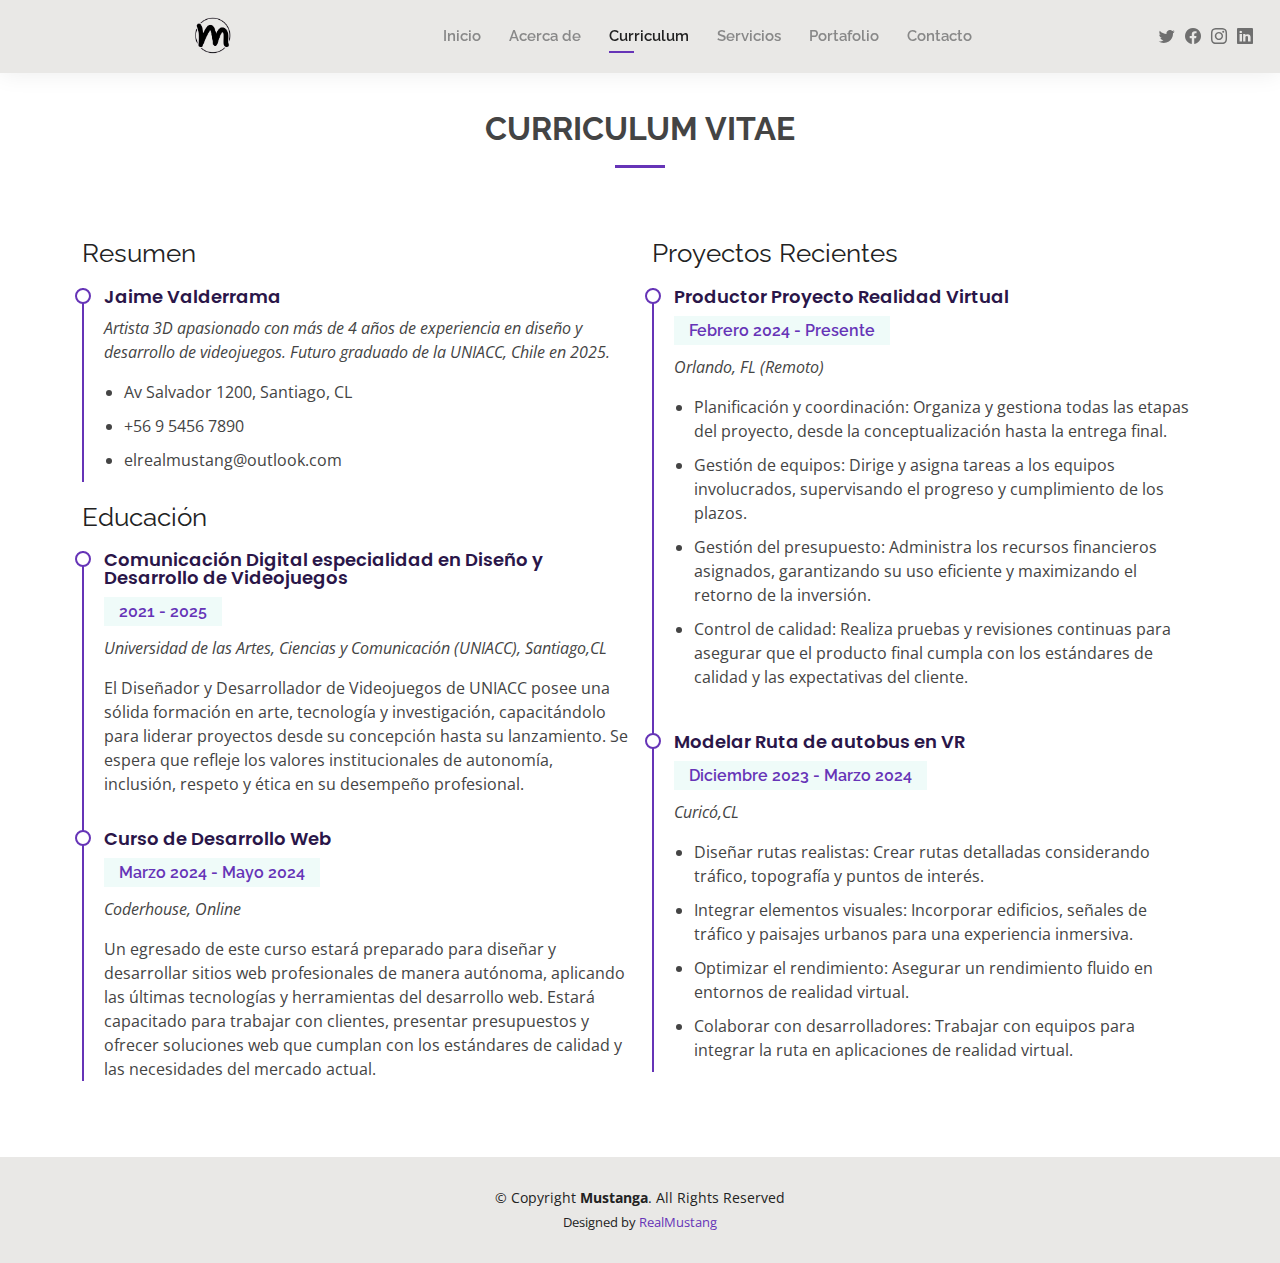
<file: resume.html>
<!DOCTYPE html>
<html lang="en">

<head>
  <meta charset="utf-8">
  <meta content="width=device-width, initial-scale=1.0" name="viewport">

  <title>Mustanga - Curriculum</title>
  <meta content="" name="description">
  <meta content="" name="keywords">

  <!-- Favicons -->
  <link href="assets/img/LogoChico.png" rel="icon">
  <link href="assets/img/LogoChico.png" rel="apple-touch-icon">

  <!-- Google Fonts -->
  <link href="https://fonts.googleapis.com/css?family=Open+Sans:300,300i,400,400i,600,600i,700,700i|Raleway:300,300i,400,400i,500,500i,600,600i,700,700i|Poppins:300,300i,400,400i,500,500i,600,600i,700,700i" rel="stylesheet">

  <!-- Vendor CSS Files -->
  <link href="assets/vendor/aos/aos.css" rel="stylesheet">
  <link href="assets/vendor/bootstrap/css/bootstrap.min.css" rel="stylesheet">
  <link href="assets/vendor/bootstrap-icons/bootstrap-icons.css" rel="stylesheet">
  <link href="assets/vendor/boxicons/css/boxicons.min.css" rel="stylesheet">
  <link href="assets/vendor/glightbox/css/glightbox.min.css" rel="stylesheet">
  <link href="assets/vendor/swiper/swiper-bundle.min.css" rel="stylesheet">

  <!-- Template Main CSS File -->
  <link href="assets/css/style.css" rel="stylesheet">
</head>

<body>

  <!-- ======= Header ======= -->
  <header id="header" class="fixed-top">
    <div class="container-fluid d-flex justify-content-between align-items-center">

      <h1 class="logo me-auto me-lg-0"></h1>
      <a href="index.html" class="logo"><img src="assets/img/LogoNegro.png" alt="" class="img-fluid"></a>

      <nav id="navbar" class="navbar order-last order-lg-0">
        <ul>
          <li><a href="index.html">Inicio</a></li>
          <li><a href="about.html">Acerca de</a></li>
          <li><a class="active" href="resume.html">Curriculum</a></li>
          <li><a href="services.html">Servicios</a></li>
          <li><a href="portfolio.html">Portafolio</a></li>
          <li><a href="contact.html">Contacto</a></li>
        </ul>
        <i class="bi bi-list mobile-nav-toggle"></i>
      </nav><!-- .navbar -->

      <div class="header-social-links">
        <a href="https://twitter.com/i/communities/1580945239254175744" class="twitter"><i class="bi bi-twitter"></i></a>
        <a href="https://www.facebook.com/groups/488801081988816?locale=es_LA" class="facebook"><i class="bi bi-facebook"></i></a>
        <a href="https://www.instagram.com/explore/tags/3dart/" class="instagram"><i class="bi bi-instagram"></i></a>
        <a href="https://www.linkedin.com/in/jaime-valderrama-339205124/" class="linkedin"><i class="bi bi-linkedin"></i></i></a>
      </div>

    </div>

  </header><!-- End Header -->

  <main id="main">

    <!-- ======= Resume Section ======= -->
    <section id="resume" class="resume">
      <div class="container" data-aos="fade-up">

        <div class="section-title">
          <h2>Curriculum Vitae</h2>
        </div>

        <div class="row">
          <div class="col-lg-6">
            <h3 class="resume-title">Resumen</h3>
            <div class="resume-item pb-0">
              <h4>Jaime Valderrama</h4>
              <p><em>Artista 3D apasionado con más de 4 años de experiencia en diseño y desarrollo de videojuegos. Futuro graduado de la UNIACC, Chile en 2025.</em></p>
              <p>
              <ul>
                <li>Av Salvador 1200, Santiago, CL</li>
                <li>+56 9 5456 7890</li>
                <li>elrealmustang@outlook.com</li>
              </ul>
              </p>
            </div>

            <h3 class="resume-title">Educación</h3>
            <div class="resume-item">
              <h4>Comunicación Digital especialidad en Diseño y Desarrollo de Videojuegos</h4>
              <h5>2021 - 2025</h5>
              <p><em>Universidad de las Artes, Ciencias y Comunicación (UNIACC), Santiago,CL</em></p>
              <p>
                El Diseñador y Desarrollador de Videojuegos de UNIACC posee una sólida formación en arte, tecnología y investigación, capacitándolo para liderar proyectos desde su concepción hasta su lanzamiento. 
                Se espera que refleje los valores institucionales de autonomía, inclusión, respeto y ética en su desempeño profesional.</p>
            </div>
            <div class="resume-item">
              <h4>Curso de Desarrollo Web</h4>
              <h5>Marzo 2024 - Mayo 2024</h5>
              <p><em>Coderhouse, Online</em></p>
              <p>Un egresado de este curso estará preparado para diseñar y desarrollar sitios web profesionales de manera autónoma, 
                aplicando las últimas tecnologías y herramientas del desarrollo web. Estará capacitado para trabajar con clientes, 
                presentar presupuestos y ofrecer soluciones web que cumplan con los estándares de calidad y las necesidades del mercado actual.</p>
            </div>
          </div>
          <div class="col-lg-6">
            <h3 class="resume-title">Proyectos Recientes</h3>
            <div class="resume-item">
              <h4>Productor Proyecto Realidad Virtual</h4>
              <h5>Febrero 2024 - Presente</h5>
              <p><em>Orlando, FL (Remoto)</em></p>
              <p>
              <ul>
                <li>Planificación y coordinación: Organiza y gestiona todas las etapas del proyecto, desde la conceptualización hasta la entrega final.</li>
                <li>Gestión de equipos: Dirige y asigna tareas a los equipos involucrados, supervisando el progreso y cumplimiento de los plazos.</li>
                <li>Gestión del presupuesto: Administra los recursos financieros asignados, garantizando su uso eficiente y maximizando el retorno de la inversión.</li>
                <li>Control de calidad: Realiza pruebas y revisiones continuas para asegurar que el producto final cumpla con los estándares de calidad y las expectativas del cliente.</li>
              </ul>
              </p>
            </div>
            <div class="resume-item">
              <h4>Modelar Ruta de autobus en VR</h4>
              <h5>Diciembre 2023 - Marzo 2024</h5>
              <p><em>Curicó,CL</em></p>
              <p>
              <ul>
                <li>Diseñar rutas realistas: Crear rutas detalladas considerando tráfico, topografía y puntos de interés.</li>
                <li>Integrar elementos visuales: Incorporar edificios, señales de tráfico y paisajes urbanos para una experiencia inmersiva.</li>
                <li>Optimizar el rendimiento: Asegurar un rendimiento fluido en entornos de realidad virtual.</li>
                <li>Colaborar con desarrolladores: Trabajar con equipos para integrar la ruta en aplicaciones de realidad virtual.</li>
              </ul>
              </p>
            </div>
          </div>
        </div>

      </div>
    </section><!-- End Resume Section -->

  </main><!-- End #main -->

  <!-- ======= Footer ======= -->
  <footer id="footer">
    <div class="container">
      <div class="copyright">
        &copy; Copyright <strong><span>Mustanga</span></strong>. All Rights Reserved
      </div>
      <div class="credits">
        Designed by <a href="https://github.com/RealMustang">RealMustang</a>
      </div>
    </div>
  </footer><!-- End  Footer -->

  <div id="preloader"></div>
  <a href="#" class="back-to-top d-flex align-items-center justify-content-center"><i class="bi bi-arrow-up-short"></i></a>

  <!-- Vendor JS Files -->
  <script src="assets/vendor/purecounter/purecounter_vanilla.js"></script>
  <script src="assets/vendor/aos/aos.js"></script>
  <script src="assets/vendor/bootstrap/js/bootstrap.bundle.min.js"></script>
  <script src="assets/vendor/glightbox/js/glightbox.min.js"></script>
  <script src="assets/vendor/isotope-layout/isotope.pkgd.min.js"></script>
  <script src="assets/vendor/swiper/swiper-bundle.min.js"></script>
  <script src="assets/vendor/waypoints/noframework.waypoints.js"></script>
  <script src="assets/vendor/php-email-form/validate.js"></script>

  <!-- Template Main JS File -->
  <script src="assets/js/main.js"></script>

</body>

</html>
</file>
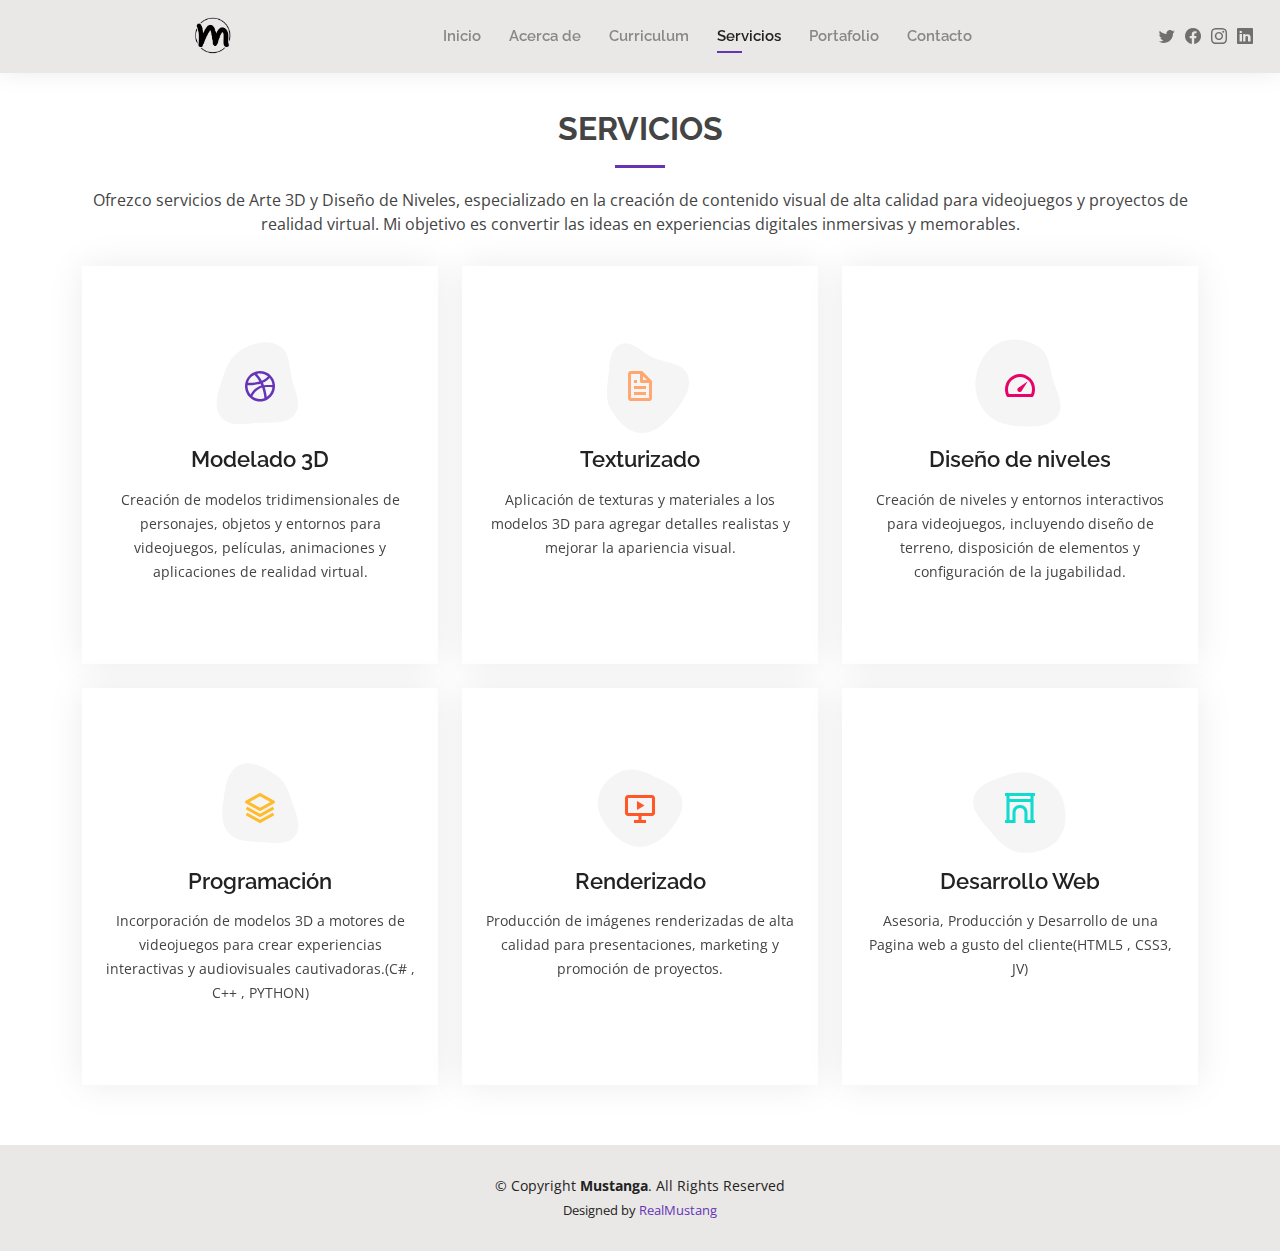
<file: services.html>
<!DOCTYPE html>
<html lang="en">

<head>
  <meta charset="utf-8">
  <meta content="width=device-width, initial-scale=1.0" name="viewport">

  <title>Mustanga - Servicios</title>
  <meta content="" name="description">
  <meta content="" name="keywords">

  <!-- Favicons -->
  <link href="assets/img/LogoChico.png" rel="icon">
  <link href="assets/img/LogoChico.png" rel="apple-touch-icon">

  <!-- Google Fonts -->
  <link href="https://fonts.googleapis.com/css?family=Open+Sans:300,300i,400,400i,600,600i,700,700i|Raleway:300,300i,400,400i,500,500i,600,600i,700,700i|Poppins:300,300i,400,400i,500,500i,600,600i,700,700i" rel="stylesheet">

  <!-- Vendor CSS Files -->
  <link href="assets/vendor/aos/aos.css" rel="stylesheet">
  <link href="assets/vendor/bootstrap/css/bootstrap.min.css" rel="stylesheet">
  <link href="assets/vendor/bootstrap-icons/bootstrap-icons.css" rel="stylesheet">
  <link href="assets/vendor/boxicons/css/boxicons.min.css" rel="stylesheet">
  <link href="assets/vendor/glightbox/css/glightbox.min.css" rel="stylesheet">
  <link href="assets/vendor/swiper/swiper-bundle.min.css" rel="stylesheet">

  <!-- Template Main CSS File -->
  <link href="assets/css/style.css" rel="stylesheet">
</head>

<body>

  <!-- ======= Header ======= -->
  <header id="header" class="fixed-top">
    <div class="container-fluid d-flex justify-content-between align-items-center">

      <h1 class="logo me-auto me-lg-0"></h1>
      <a href="index.html" class="logo"><img src="assets/img/LogoNegro.png" alt="" class="img-fluid"></a>


      <nav id="navbar" class="navbar order-last order-lg-0">
        <ul>
          <li><a href="index.html">Inicio</a></li>
          <li><a href="about.html">Acerca de</a></li>
          <li><a href="resume.html">Curriculum</a></li>
          <li><a class="active" href="services.html">Servicios</a></li>
          <li><a href="portfolio.html">Portafolio</a></li>
          <li><a href="contact.html">Contacto</a></li>
        </ul>
        <i class="bi bi-list mobile-nav-toggle"></i>
      </nav><!-- .navbar -->

      <div class="header-social-links">
        <a href="https://twitter.com/i/communities/1580945239254175744" class="twitter"><i class="bi bi-twitter"></i></a>
        <a href="https://www.facebook.com/groups/488801081988816?locale=es_LA" class="facebook"><i class="bi bi-facebook"></i></a>
        <a href="https://www.instagram.com/explore/tags/3dart/" class="instagram"><i class="bi bi-instagram"></i></a>
        <a href="https://www.linkedin.com/in/jaime-valderrama-339205124/" class="linkedin"><i class="bi bi-linkedin"></i></i></a>
      </div>

    </div>

  </header><!-- End Header -->

  <main id="main">

    <!-- ======= Services Section ======= -->
    <section id="services" class="services">
      <div class="container" data-aos="fade-up">

        <div class="section-title">
          <h2>Servicios</h2>
          <p>Ofrezco servicios de Arte 3D y Diseño de Niveles, especializado en la creación de contenido visual de alta calidad para videojuegos y proyectos de realidad virtual. 
            Mi objetivo es convertir las ideas en experiencias digitales inmersivas y memorables.</p>
        </div>

        <div class="row">
          <div class="col-lg-4 col-md-6 d-flex align-items-stretch" data-aos="zoom-in" data-aos-delay="100">
            <div class="icon-box iconbox-blue">
              <div class="icon">
                <svg width="100" height="100" viewBox="0 0 600 600" xmlns="http://www.w3.org/2000/svg">
                  <path stroke="none" stroke-width="0" fill="#f5f5f5" d="M300,521.0016835830174C376.1290562159157,517.8887921683347,466.0731472004068,529.7835943286574,510.70327084640275,468.03025145048787C554.3714126377745,407.6079735673963,508.03601936045806,328.9844924480964,491.2728898941984,256.3432110539036C474.5976632858925,184.082847569629,479.9380746630129,96.60480741107993,416.23090153303,58.64404602377083C348.86323505073057,18.502131276798302,261.93793281208167,40.57373210992963,193.5410806939664,78.93577620505333C130.42746243093433,114.334589627462,98.30271207620316,179.96522072025542,76.75703585869454,249.04625023123273C51.97151888228291,328.5150500222984,13.704378332031375,421.85034740162234,66.52175969318436,486.19268352777647C119.04800174914682,550.1803526380478,217.28368757567262,524.383925680826,300,521.0016835830174"></path>
                </svg>
                <i class="bx bxl-dribbble"></i>
              </div>
              <h4><a href="">Modelado 3D</a></h4>
              <p>Creación de modelos tridimensionales de personajes, objetos y entornos para videojuegos, películas, animaciones y aplicaciones de realidad virtual.</p>
            </div>
          </div>

          <div class="col-lg-4 col-md-6 d-flex align-items-stretch mt-4 mt-md-0" data-aos="zoom-in" data-aos-delay="200">
            <div class="icon-box iconbox-orange ">
              <div class="icon">
                <svg width="100" height="100" viewBox="0 0 600 600" xmlns="http://www.w3.org/2000/svg">
                  <path stroke="none" stroke-width="0" fill="#f5f5f5" d="M300,582.0697525312426C382.5290701553225,586.8405444964366,449.9789794690241,525.3245884688669,502.5850820975895,461.55621195738473C556.606425686781,396.0723002908107,615.8543463187945,314.28637112970534,586.6730223649479,234.56875336149918C558.9533121215079,158.8439757836574,454.9685369536778,164.00468322053177,381.49747125262974,130.76875717737553C312.15926192815925,99.40240125094834,248.97055460311594,18.661163978235184,179.8680185752513,50.54337015887873C110.5421016452524,82.52863877960104,119.82277516462835,180.83849132639028,109.12597500060166,256.43424936330496C100.08760227029461,320.3096726198365,92.17705696193138,384.0621239912766,124.79988738764834,439.7174275375508C164.83382741302287,508.01625554203684,220.96474134820875,577.5009287672846,300,582.0697525312426"></path>
                </svg>
                <i class="bx bx-file"></i>
              </div>
              <h4><a href="">Texturizado</a></h4>
              <p>Aplicación de texturas y materiales a los modelos 3D para agregar detalles realistas y mejorar la apariencia visual.</p>
            </div>
          </div>

          <div class="col-lg-4 col-md-6 d-flex align-items-stretch mt-4 mt-lg-0" data-aos="zoom-in" data-aos-delay="300">
            <div class="icon-box iconbox-pink">
              <div class="icon">
                <svg width="100" height="100" viewBox="0 0 600 600" xmlns="http://www.w3.org/2000/svg">
                  <path stroke="none" stroke-width="0" fill="#f5f5f5" d="M300,541.5067337569781C382.14930387511276,545.0595476570109,479.8736841581634,548.3450877840088,526.4010558755058,480.5488172755941C571.5218469581645,414.80211281144784,517.5187510058486,332.0715597781072,496.52539010469104,255.14436215662573C477.37192572678356,184.95920475031193,473.57363656557914,105.61284051026155,413.0603344069578,65.22779650032875C343.27470386102294,18.654635553484475,251.2091493199835,5.337323636656869,175.0934190732945,40.62881213300186C97.87086631185822,76.43348514350839,51.98124368387456,156.15599469081315,36.44837278890362,239.84606092416172C21.716077023791087,319.22268207091537,43.775223500013084,401.1760424656574,96.891909868211,461.97329694683043C147.22146801428983,519.5804099606455,223.5754009179313,538.201503339737,300,541.5067337569781"></path>
                </svg>
                <i class="bx bx-tachometer"></i>
              </div>
              <h4><a href="">Diseño de niveles</a></h4>
              <p>Creación de niveles y entornos interactivos para videojuegos, incluyendo diseño de terreno, disposición de elementos y configuración de la jugabilidad.</p>
            </div>
          </div>

          <div class="col-lg-4 col-md-6 d-flex align-items-stretch mt-4" data-aos="zoom-in" data-aos-delay="100">
            <div class="icon-box iconbox-yellow">
              <div class="icon">
                <svg width="100" height="100" viewBox="0 0 600 600" xmlns="http://www.w3.org/2000/svg">
                  <path stroke="none" stroke-width="0" fill="#f5f5f5" d="M300,503.46388370962813C374.79870501325706,506.71871716319447,464.8034551963731,527.1746412648533,510.4981551193396,467.86667711651364C555.9287308511215,408.9015244558933,512.6030010748507,327.5744911775523,490.211057578863,256.5855673507754C471.097692560561,195.9906835881958,447.69079081568157,138.11976852964426,395.19560036434837,102.3242989838813C329.3053358748298,57.3949838291264,248.02791733380457,8.279543830951368,175.87071277845988,42.242879143198664C103.41431057327972,76.34704239035025,93.79494320519305,170.9812938413882,81.28167332365135,250.07896920659033C70.17666984294237,320.27484674793965,64.84698225790005,396.69656628748305,111.28512138212992,450.4950937839243C156.20124167950087,502.5303643271138,231.32542653798444,500.4755392045468,300,503.46388370962813"></path>
                </svg>
                <i class="bx bx-layer"></i>
              </div>
              <h4><a href="">Programación</a></h4>
              <p> Incorporación de modelos 3D a motores de videojuegos para crear experiencias interactivas y audiovisuales cautivadoras.(C# , C++ , PYTHON)</p>
            </div>
          </div>

          <div class="col-lg-4 col-md-6 d-flex align-items-stretch mt-4" data-aos="zoom-in" data-aos-delay="200">
            <div class="icon-box iconbox-red">
              <div class="icon">
                <svg width="100" height="100" viewBox="0 0 600 600" xmlns="http://www.w3.org/2000/svg">
                  <path stroke="none" stroke-width="0" fill="#f5f5f5" d="M300,532.3542879108572C369.38199826031484,532.3153073249985,429.10787420159085,491.63046689027357,474.5244479745417,439.17860296908856C522.8885846962883,383.3225815378663,569.1668002868075,314.3205725914397,550.7432151929288,242.7694973846089C532.6665558377875,172.5657663291529,456.2379748765914,142.6223662098291,390.3689995646985,112.34683881706744C326.66090330228417,83.06452184765237,258.84405631176094,53.51806209861945,193.32584062364296,78.48882559362697C121.61183558270385,105.82097193414197,62.805066853699245,167.19869350419734,48.57481801355237,242.6138429142374C34.843463184063346,315.3850353017275,76.69343916112496,383.4422959591041,125.22947124332185,439.3748458443577C170.7312796277747,491.8107796887764,230.57421082200815,532.3932930995766,300,532.3542879108572"></path>
                </svg>
                <i class="bx bx-slideshow"></i>
              </div>
              <h4><a href="">Renderizado</a></h4>
              <p>Producción de imágenes renderizadas de alta calidad para presentaciones, marketing y promoción de proyectos.</p>
            </div>
          </div>

          <div class="col-lg-4 col-md-6 d-flex align-items-stretch mt-4" data-aos="zoom-in" data-aos-delay="300">
            <div class="icon-box iconbox-teal">
              <div class="icon">
                <svg width="100" height="100" viewBox="0 0 600 600" xmlns="http://www.w3.org/2000/svg">
                  <path stroke="none" stroke-width="0" fill="#f5f5f5" d="M300,566.797414625762C385.7384707136149,576.1784315230908,478.7894351017131,552.8928747891023,531.9192734346935,484.94944893311C584.6109503024035,417.5663521118492,582.489472248146,322.67544863468447,553.9536738515405,242.03673114598146C529.1557734026468,171.96086150256528,465.24506316201064,127.66468636344209,395.9583748389544,100.7403814666027C334.2173773831606,76.7482773500951,269.4350130405921,84.62216499799875,207.1952322260088,107.2889140133804C132.92018162631612,134.33871894543012,41.79353780512637,160.00259165414826,22.644507872594943,236.69541883565114C3.319112789854554,314.0945973066697,72.72355303640163,379.243833228382,124.04198916343866,440.3218312028393C172.9286146004772,498.5055451809895,224.45579914871206,558.5317968840102,300,566.797414625762"></path>
                </svg>
                <i class="bx bx-arch"></i>
              </div>
              <h4><a href="">Desarrollo Web</a></h4>
              <p>Asesoria, Producción y Desarrollo de una Pagina web a gusto del cliente(HTML5 , CSS3, JV)</p>
            </div>
          </div>

        </div>

      </div>
    </section><!-- End Services Section -->

  </main><!-- End #main -->

  <!-- ======= Footer ======= -->
  <footer id="footer">
    <div class="container">
      <div class="copyright">
        &copy; Copyright <strong><span>Mustanga</span></strong>. All Rights Reserved
      </div>
      <div class="credits">
        Designed by <a href="https://github.com/RealMustang">RealMustang</a>
      </div>
    </div>
  </footer><!-- End  Footer -->

  <div id="preloader"></div>
  <a href="#" class="back-to-top d-flex align-items-center justify-content-center"><i class="bi bi-arrow-up-short"></i></a>

  <!-- Vendor JS Files -->
  <script src="assets/vendor/purecounter/purecounter_vanilla.js"></script>
  <script src="assets/vendor/aos/aos.js"></script>
  <script src="assets/vendor/bootstrap/js/bootstrap.bundle.min.js"></script>
  <script src="assets/vendor/glightbox/js/glightbox.min.js"></script>
  <script src="assets/vendor/isotope-layout/isotope.pkgd.min.js"></script>
  <script src="assets/vendor/swiper/swiper-bundle.min.js"></script>
  <script src="assets/vendor/waypoints/noframework.waypoints.js"></script>
  <script src="assets/vendor/php-email-form/validate.js"></script>

  <!-- Template Main JS File -->
  <script src="assets/js/main.js"></script>

</body>

</html>
</file>
<file: assets/css/style.css>
body {
  font-family: "Open Sans", sans-serif;
  color: #444444;
}

a {
  color: #6634b7;
  text-decoration: none;
}

a:hover {
  color: #6634b7;
  text-decoration: none;
}

h1,
h2,
h3,
h4,
h5,
h6 {
  font-family: "Raleway", sans-serif;
}

#main {
  margin-top: 50px;
}

@media (max-width: 992px) {
  #main {
    margin-top: 30px;
  }
}

/*--------------------------------------------------------------
# Preloader
--------------------------------------------------------------*/
#preloader {
  position: fixed;
  top: 0;
  left: 0;
  right: 0;
  bottom: 0;
  z-index: 9999;
  overflow: hidden;
  background: #fff;
}

#preloader:before {
  content: "";
  position: fixed;
  top: calc(50% - 30px);
  left: calc(50% - 30px);
  border: 6px solid #6634b7;
  border-top-color: #dcf5f2;
  border-radius: 50%;
  width: 60px;
  height: 60px;
  animation: animate-preloader 1s linear infinite;
}

@keyframes animate-preloader {
  0% {
    transform: rotate(0deg);
  }

  100% {
    transform: rotate(360deg);
  }
}
.back-to-top {
  position: fixed;
  visibility: hidden;
  opacity: 0;
  right: 15px;
  bottom: 15px;
  z-index: 996;
  background: #6634b7;
  width: 40px;
  height: 40px;
  border-radius: 50px;
  transition: all 0.4s;
}

.back-to-top i {
  font-size: 24px;
  color: #fff;
  line-height: 0;
}

.back-to-top:hover {
  background: #6634b7;
  color: #fff;
}

.back-to-top.active {
  visibility: visible;
  opacity: 1;
}

#header {
  background: #e9e8e6;
  box-shadow: 0px 0px 25px 0 rgba(0, 0, 0, 0.08);
  z-index: 997;
  padding: 15px 0;
}

#header .logo {
  font-size: 32px;
  margin: 0;
  padding: 0;
  line-height: 1;
  font-weight: 400;
  letter-spacing: 2px;
  text-transform: uppercase;
}

#header .logo a {
  color: #222222;
}

#header .logo img {
  max-height: 40px;
}

@media (max-width: 992px) {
  #header .logo {
    font-size: 28px;
  }
}
.header-social-links {
  padding-right: 15px;
}

.header-social-links a {
  color: #6f6f6f;
  padding-left: 6px;
  display: inline-block;
  line-height: 0px;
  transition: 0.3s;
  font-size: 16px;
}

.header-social-links a:hover {
  color: #6634b7;
}
.navbar {
  padding: 0;
}

.navbar ul {
  margin: 0;
  padding: 0;
  display: flex;
  list-style: none;
  align-items: center;
}

.navbar li {
  position: relative;
  padding: 10px 0 10px 28px;
}

.navbar a,
.navbar a:focus {
  display: flex;
  align-items: center;
  justify-content: space-between;
  font-family: "Raleway", sans-serif;
  font-size: 15px;
  font-weight: 600;
  color: #888888;
  white-space: nowrap;
  transition: 0.3s;
  position: relative;
}

.navbar a i,
.navbar a:focus i {
  font-size: 12px;
  line-height: 0;
  margin-left: 5px;
}

.navbar>ul>li>a:before {
  content: "";
  position: absolute;
  width: 0;
  height: 2px;
  bottom: -5px;
  left: 0;
  background-color: #6634b7;
  visibility: hidden;
  width: 0px;
  transition: all 0.3s ease-in-out 0s;
}

.navbar a:hover:before,
.navbar li:hover>a:before,
.navbar .active:before {
  visibility: visible;
  width: 25px;
}

.navbar a:hover,
.navbar .active,
.navbar .active:focus,
.navbar li:hover>a {
  color: #222222;
}

.navbar .dropdown ul {
  display: block;
  position: absolute;
  left: 14px;
  top: calc(100% + 30px);
  margin: 0;
  padding: 10px 0;
  z-index: 99;
  opacity: 0;
  visibility: hidden;
  background: #fff;
  box-shadow: 0px 0px 30px rgba(127, 137, 161, 0.25);
  transition: 0.3s;
  border-radius: 4px;
}

.navbar .dropdown ul li {
  min-width: 200px;
  padding: 0;
}

.navbar .dropdown ul a {
  padding: 10px 20px;
  font-size: 15px;
  text-transform: none;
  font-weight: 600;
}

.navbar .dropdown ul a i {
  font-size: 12px;
}

.navbar .dropdown ul a:hover,
.navbar .dropdown ul .active:hover,
.navbar .dropdown ul li:hover>a {
  color: #6634b7;
}

.navbar .dropdown:hover>ul {
  opacity: 1;
  top: 100%;
  visibility: visible;
}

.navbar .dropdown .dropdown ul {
  top: 0;
  left: calc(100% - 30px);
  visibility: hidden;
}

.navbar .dropdown .dropdown:hover>ul {
  opacity: 1;
  top: 0;
  left: 100%;
  visibility: visible;
}

@media (max-width: 1366px) {
  .navbar .dropdown .dropdown ul {
    left: -90%;
  }

  .navbar .dropdown .dropdown:hover>ul {
    left: -100%;
  }
}
.mobile-nav-toggle {
  color: #222222;
  font-size: 28px;
  cursor: pointer;
  display: none;
  line-height: 0;
  transition: 0.5s;
}

.mobile-nav-toggle.bi-x {
  color: #fff;
}

@media (max-width: 991px) {
  .mobile-nav-toggle {
    display: block;
  }

  .navbar ul {
    display: none;
  }
}

.navbar-mobile {
  position: fixed;
  overflow: hidden;
  top: 0;
  right: 0;
  left: 0;
  bottom: 0;
  background: rgba(9, 9, 9, 0.9);
  transition: 0.3s;
  z-index: 999;
}

.navbar-mobile .mobile-nav-toggle {
  position: absolute;
  top: 15px;
  right: 15px;
}

.navbar-mobile ul {
  display: block;
  position: absolute;
  top: 55px;
  right: 15px;
  bottom: 15px;
  left: 15px;
  padding: 10px 0;
  border-radius: 10px;
  background-color: #fff;
  overflow-y: auto;
  transition: 0.3s;
}

.navbar-mobile a,
.navbar-mobile a:focus {
  font-size: 15px;
  padding-right: 15px;
  color: #222222;
}

.navbar-mobile a:hover,
.navbar-mobile .active,
.navbar-mobile li:hover>a {
  color: #6634b7;
}

.navbar-mobile .getstarted,
.navbar-mobile .getstarted:focus {
  margin: 15px;
}

.navbar-mobile .dropdown ul {
  position: static;
  display: none;
  margin: 10px 20px;
  padding: 10px 0;
  z-index: 99;
  opacity: 1;
  visibility: visible;
  background: #fff;
  box-shadow: 0px 0px 30px rgba(127, 137, 161, 0.25);
}

.navbar-mobile .dropdown ul li {
  min-width: 200px;
}

.navbar-mobile .dropdown ul a {
  padding: 10px 20px;
}

.navbar-mobile .dropdown ul a i {
  font-size: 12px;
}

.navbar-mobile .dropdown ul a:hover,
.navbar-mobile .dropdown ul .active:hover,
.navbar-mobile .dropdown ul li:hover>a {
  color: #6634b7;
}

.navbar-mobile .dropdown>.dropdown-active {
  display: block;
}

/*--------------------------------------------------------------
# Hero Section
--------------------------------------------------------------*/
#hero {
  width: 100%;
  height: 100vh;
  background: url("../img/GifFondo.gif") top right;
  background-size: cover;
}

#hero .container {
  padding-top: 70px;
  position: relative;
}

@media (max-width: 992px) {
  #hero .container {
    padding-top: 58px;
  }
}

#hero h1 {
  margin: 0;
  font-size: 48px;
  font-weight: 700;
  line-height: 56px;
  color: #222222;
}

#hero h2 {
  color: #ffffff;
  margin: 10px 0 0 0;
  font-size: 22px;
}

#hero .btn-about {
  font-family: "Raleway", sans-serif;
  text-transform: uppercase;
  font-weight: 600;
  font-size: 12px;
  letter-spacing: 1px;
  display: inline-block;
  padding: 12px 40px;
  border-radius: 50px;
  transition: 0.5s;
  margin-top: 30px;
  color: #fff;
  background: #6634b7;
}

#hero .btn-about:hover {
  background: #6634b7;
}

@media (min-width: 1024px) {
  #hero {
    background-attachment: fixed;
  }
}

@media (max-width: 992px) {
  #hero:before {
    content: "";
    background: rgba(255, 255, 255, 0.8);
    position: absolute;
    bottom: 0;
    top: 0;
    left: 0;
    right: 0;
  }

  #hero h1 {
    font-size: 28px;
    line-height: 36px;
  }

  #hero h2 {
    font-size: 18px;
    line-height: 24px;
  }
}

/*--------------------------------------------------------------
# Sections General
--------------------------------------------------------------*/
section {
  padding: 60px 0;
}

.section-bg {
  background-color: #e7f8f6;
}

.section-title {
  text-align: center;
  padding-bottom: 30px;
}

.section-title h2 {
  font-size: 32px;
  font-weight: bold;
  text-transform: uppercase;
  margin-bottom: 20px;
  padding-bottom: 20px;
  position: relative;
}

.section-title h2::after {
  content: "";
  position: absolute;
  display: block;
  width: 50px;
  height: 3px;
  background: #6634b7;
  bottom: 0;
  left: calc(50% - 25px);
}

.section-title p {
  margin-bottom: 0;
}

/*--------------------------------------------------------------
# Cta
--------------------------------------------------------------*/
.cta {
  background: linear-gradient(rgba(0, 0, 0, 0.6), rgba(0, 0, 0, 0.6)), url("../img/bg-1.jpg") fixed center center;
  background-size: cover;
  padding: 80px 0;
}

.cta h3 {
  color: #fff;
  font-size: 28px;
  font-weight: 700;
}

.cta p {
  color: #fff;
}

.cta .cta-btn {
  font-family: "Raleway", sans-serif;
  text-transform: uppercase;
  font-weight: 500;
  font-size: 16px;
  letter-spacing: 1px;
  display: inline-block;
  padding: 8px 20px;
  border-radius: 2px;
  transition: 0.5s;
  margin: 10px;
  border: 2px solid #fff;
  color: #fff;
}

.cta .cta-btn:hover {
  background: #6634b7;
  border: 2px solid #6634b7;
}

@media (max-width: 1024px) {
  .cta {
    background-attachment: scroll;
  }
}

@media (min-width: 769px) {
  .cta .cta-btn-container {
    display: flex;
    align-items: center;
    justify-content: flex-end;
  }
}

/*--------------------------------------------------------------
# About
--------------------------------------------------------------*/
.about .content h3 {
  font-weight: 700;
  font-size: 26px;
  color: #555555;
}

.about .content ul {
  list-style: none;
  padding: 0;
}

.about .content ul li {
  padding-bottom: 10px;
}

.about .content ul i {
  font-size: 20px;
  padding-right: 2px;
  color: #6634b7;
}

.about .content p:last-child {
  margin-bottom: 0;
}

/*--------------------------------------------------------------
# Skills
--------------------------------------------------------------*/
.skills .progress {
  height: 60px;
  display: block;
  background: none;
  border-radius: 0;
}

.skills .progress .skill {
  padding: 10px 0;
  margin: 0 0 6px 0;
  text-transform: uppercase;
  display: block;
  font-weight: 600;
  font-family: "Poppins", sans-serif;
  color: #222222;
}

.skills .progress .skill .val {
  float: right;
  font-style: normal;
}

.skills .progress-bar-wrap {
  background: #f3f3f3;
}

.skills .progress-bar {
  width: 1px;
  height: 10px;
  transition: 0.9s;
  background-color: #6634b7;
}

/*--------------------------------------------------------------
# Facts
--------------------------------------------------------------*/
.facts .counters span {
  font-size: 48px;
  display: block;
  color: #6634b7;
}

.facts .counters p {
  padding: 0;
  margin: 0 0 20px 0;
  font-family: "Raleway", sans-serif;
  font-size: 14px;
}

/*--------------------------------------------------------------
# Testimonials
--------------------------------------------------------------*/
.testimonials .section-header {
  margin-bottom: 40px;
}

.testimonials .testimonials-carousel,
.testimonials .testimonials-slider {
  overflow: hidden;
}

.testimonials .testimonial-item {
  text-align: center;
}

.testimonials .testimonial-item .testimonial-img {
  width: 120px;
  border-radius: 50%;
  border: 4px solid #fff;
  margin: 0 auto;
}

.testimonials .testimonial-item h3 {
  font-size: 20px;
  font-weight: bold;
  margin: 10px 0 5px 0;
  color: #111;
}

.testimonials .testimonial-item h4 {
  font-size: 14px;
  color: #999;
  margin: 0 0 15px 0;
}

.testimonials .testimonial-item .quote-icon-left,
.testimonials .testimonial-item .quote-icon-right {
  color: #c8efea;
  font-size: 26px;
}

.testimonials .testimonial-item .quote-icon-left {
  display: inline-block;
  left: -5px;
  position: relative;
}

.testimonials .testimonial-item .quote-icon-right {
  display: inline-block;
  right: -5px;
  position: relative;
  top: 10px;
}

.testimonials .testimonial-item p {
  font-style: italic;
  margin: 0 auto 15px auto;
}

@media (min-width: 992px) {
  .testimonials .testimonial-item p {
    width: 80%;
  }
}

.testimonials .swiper-pagination {
  margin-top: 20px;
  position: relative;
}

.testimonials .swiper-pagination .swiper-pagination-bullet {
  width: 12px;
  height: 12px;
  background-color: #fff;
  opacity: 1;
  border: 1px solid #6634b7;
}

.testimonials .swiper-pagination .swiper-pagination-bullet-active {
  background-color: #6634b7;
}

/*--------------------------------------------------------------
# Resume
--------------------------------------------------------------*/
.resume .resume-title {
  font-size: 26px;
  font-weight: 400;
  margin-top: 20px;
  margin-bottom: 20px;
  color: #222222;
}

.resume .resume-item {
  padding: 0 0 20px 20px;
  margin-top: -2px;
  border-left: 2px solid #6634b7;
  position: relative;
}

.resume .resume-item h4 {
  line-height: 18px;
  font-size: 18px;
  font-weight: 600;
  font-family: "Poppins", sans-serif;
  color: #2a1649;
  margin-bottom: 10px;
}

.resume .resume-item h5 {
  font-size: 16px;
  background: #effbf9;
  padding: 5px 15px;
  display: inline-block;
  font-weight: 600;
  margin-bottom: 10px;
  color: #6634b7;
}

.resume .resume-item ul {
  padding-left: 20px;
}

.resume .resume-item ul li {
  padding-bottom: 10px;
}

.resume .resume-item:last-child {
  padding-bottom: 0;
}

.resume .resume-item::before {
  content: "";
  position: absolute;
  width: 16px;
  height: 16px;
  border-radius: 50px;
  left: -9px;
  top: 0;
  background: #fff;
  border: 2px solid #6634b7;
}

/*--------------------------------------------------------------
# Services
--------------------------------------------------------------*/
.services .icon-box {
  text-align: center;
  padding: 70px 20px 80px 20px;
  transition: all ease-in-out 0.3s;
  background: #fff;
  box-shadow: 0px 0 35px 0 rgba(0, 0, 0, 0.08);
}

.services .icon-box .icon {
  margin: 0 auto;
  width: 100px;
  height: 100px;
  display: flex;
  align-items: center;
  justify-content: center;
  transition: ease-in-out 0.3s;
  position: relative;
}

.services .icon-box .icon i {
  font-size: 36px;
  transition: 0.5s;
  position: relative;
}

.services .icon-box .icon svg {
  position: absolute;
  top: 0;
  left: 0;
}

.services .icon-box .icon svg path {
  transition: 0.5s;
  fill: #f5f5f5;
}

.services .icon-box h4 {
  font-weight: 600;
  margin: 10px 0 15px 0;
  font-size: 22px;
}

.services .icon-box h4 a {
  color: #222222;
  transition: ease-in-out 0.3s;
}

.services .icon-box p {
  line-height: 24px;
  font-size: 14px;
  margin-bottom: 0;
}

.services .iconbox-blue i {
  color: #6634b7;
}

.services .iconbox-blue:hover .icon i {
  color: #fff;
}

.services .iconbox-blue:hover .icon path {
  fill: #6634b7;
}

.services .iconbox-orange i {
  color: #ffa76e;
}

.services .iconbox-orange:hover .icon i {
  color: #fff;
}

.services .iconbox-orange:hover .icon path {
  fill: #ffa76e;
}

.services .iconbox-pink i {
  color: #e80368;
}

.services .iconbox-pink:hover .icon i {
  color: #fff;
}

.services .iconbox-pink:hover .icon path {
  fill: #e80368;
}

.services .iconbox-yellow i {
  color: #ffbb2c;
}

.services .iconbox-yellow:hover .icon i {
  color: #fff;
}

.services .iconbox-yellow:hover .icon path {
  fill: #ffbb2c;
}

.services .iconbox-red i {
  color: #ff5828;
}

.services .iconbox-red:hover .icon i {
  color: #fff;
}

.services .iconbox-red:hover .icon path {
  fill: #ff5828;
}

.services .iconbox-teal i {
  color: #11dbcf;
}

.services .iconbox-teal:hover .icon i {
  color: #fff;
}

.services .iconbox-teal:hover .icon path {
  fill: #11dbcf;
}

/*--------------------------------------------------------------
# Portfolio
--------------------------------------------------------------*/
.portfolio .portfolio-item {
  margin-bottom: 30px;
}

.portfolio #portfolio-flters {
  padding: 0;
  margin: 0 auto 20px auto;
  list-style: none;
  text-align: center;
}

.portfolio #portfolio-flters li {
  cursor: pointer;
  display: inline-block;
  padding: 8px 16px 10px 16px;
  font-size: 13px;
  font-weight: 500;
  line-height: 1;
  text-transform: uppercase;
  color: #444444;
  margin-bottom: 5px;
  transition: all 0.3s ease-in-out;
  border-radius: 50px;
}

.portfolio #portfolio-flters li:hover,
.portfolio #portfolio-flters li.filter-active {
  color: #fff;
  background: #6634b7;
}

.portfolio #portfolio-flters li:last-child {
  margin-right: 0;
}

.portfolio .portfolio-wrap {
  transition: 0.3s;
  position: relative;
  overflow: hidden;
  z-index: 1;
  background: rgba(34, 34, 34, 0.6);
}

.portfolio .portfolio-wrap::before {
  content: "";
  background: rgba(34, 34, 34, 0.6);
  position: absolute;
  left: 0;
  right: 0;
  top: 0;
  bottom: 0;
  transition: all ease-in-out 0.3s;
  z-index: 2;
  opacity: 0;
}

.portfolio .portfolio-wrap img {
  transition: all ease-in-out 0.3s;
}

.portfolio .portfolio-wrap .portfolio-info {
  opacity: 0;
  position: absolute;
  top: 0;
  left: 0;
  right: 0;
  bottom: 0;
  z-index: 3;
  transition: all ease-in-out 0.3s;
  display: flex;
  flex-direction: column;
  justify-content: flex-end;
  align-items: flex-start;
  padding: 20px;
}

.portfolio .portfolio-wrap .portfolio-info h4 {
  font-size: 20px;
  color: #fff;
  font-weight: 600;
}

.portfolio .portfolio-wrap .portfolio-info p {
  color: rgba(255, 255, 255, 0.7);
  font-size: 14px;
  text-transform: uppercase;
  padding: 0;
  margin: 0;
  font-style: italic;
}

.portfolio .portfolio-wrap .portfolio-links {
  text-align: center;
  z-index: 4;
}

.portfolio .portfolio-wrap .portfolio-links a {
  color: #fff;
  margin: 0 5px 0 0;
  font-size: 28px;
  display: inline-block;
  transition: 0.3s;
}

.portfolio .portfolio-wrap .portfolio-links a:hover {
  color: #6634b7;
}

.portfolio .portfolio-wrap:hover::before {
  opacity: 1;
}

.portfolio .portfolio-wrap:hover img {
  transform: scale(1.2);
}

.portfolio .portfolio-wrap:hover .portfolio-info {
  opacity: 1;
}

/*--------------------------------------------------------------
# Portfolio Details
--------------------------------------------------------------*/
.portfolio-details {
  padding-top: 0;
}

.portfolio-details .portfolio-details-slider img {
  width: 100%;
}

.portfolio-details .portfolio-details-slider .swiper-pagination {
  margin-top: 20px;
  position: relative;
}

.portfolio-details .portfolio-details-slider .swiper-pagination .swiper-pagination-bullet {
  width: 12px;
  height: 12px;
  background-color: #fff;
  opacity: 1;
  border: 1px solid #6634b7;
}

.portfolio-details .portfolio-details-slider .swiper-pagination .swiper-pagination-bullet-active {
  background-color: #6634b7;
}

.portfolio-details .portfolio-info {
  padding: 30px;
  box-shadow: 0px 0 30px rgba(34, 34, 34, 0.08);
}

.portfolio-details .portfolio-info h3 {
  font-size: 22px;
  font-weight: 700;
  margin-bottom: 20px;
  padding-bottom: 20px;
  border-bottom: 1px solid #eee;
}

.portfolio-details .portfolio-info ul {
  list-style: none;
  padding: 0;
  font-size: 15px;
}

.portfolio-details .portfolio-info ul li+li {
  margin-top: 10px;
}

.portfolio-details .portfolio-description {
  padding-top: 30px;
}

.portfolio-details .portfolio-description h2 {
  font-size: 26px;
  font-weight: 700;
  margin-bottom: 20px;
}

.portfolio-details .portfolio-description p {
  padding: 0;
}

/*--------------------------------------------------------------
# Contact
--------------------------------------------------------------*/
.contact .info {
  width: 100%;
  background: #fff;
}

.contact .info i {
  font-size: 20px;
  color: #6634b7;
  float: left;
  width: 44px;
  height: 44px;
  background: #effbf9;
  display: flex;
  justify-content: center;
  align-items: center;
  border-radius: 50px;
  transition: all 0.3s ease-in-out;
}

.contact .info h4 {
  padding: 0 0 0 60px;
  font-size: 22px;
  font-weight: 600;
  margin-bottom: 5px;
  color: #222222;
}

.contact .info p {
  padding: 0 0 0 60px;
  margin-bottom: 0;
  font-size: 14px;
  color: #555555;
}

.contact .info .email,
.contact .info .phone {
  margin-top: 40px;
}

.contact .info .email:hover i,
.contact .info .address:hover i,
.contact .info .phone:hover i {
  background: #6634b7;
  color: #fff;
}

.contact .php-email-form {
  width: 100%;
  background: #fff;
}

.contact .php-email-form .form-group {
  padding-bottom: 8px;
}

.contact .php-email-form .error-message {
  display: none;
  color: #fff;
  background: #ed3c0d;
  text-align: center;
  padding: 15px;
  font-weight: 600;
}

.contact .php-email-form .sent-message {
  display: none;
  color: #fff;
  background: #18d26e;
  text-align: center;
  padding: 15px;
  font-weight: 600;
}

.contact .php-email-form .loading {
  display: none;
  background: #fff;
  text-align: center;
  padding: 15px;
}

.contact .php-email-form .loading:before {
  content: "";
  display: inline-block;
  border-radius: 50%;
  width: 24px;
  height: 24px;
  margin: 0 10px -6px 0;
  border: 3px solid #18d26e;
  border-top-color: #eee;
  animation: animate-loading 1s linear infinite;
}

.contact .php-email-form input,
.contact .php-email-form textarea {
  border-radius: 4px;
  box-shadow: none;
  font-size: 14px;
}

.contact .php-email-form input:focus,
.contact .php-email-form textarea:focus {
  border-color: #6634b7;
}

.contact .php-email-form input {
  height: 44px;
}

.contact .php-email-form textarea {
  padding: 10px 12px;
}

.contact .php-email-form button[type=submit] {
  background: #6634b7;
  border: 0;
  padding: 10px 30px 12px 30px;
  color: #fff;
  transition: 0.4s;
  border-radius: 50px;
}

.contact .php-email-form button[type=submit]:hover {
  background: #6634b7;
}

@keyframes animate-loading {
  0% {
    transform: rotate(0deg);
  }

  100% {
    transform: rotate(360deg);
  }
}

/*--------------------------------------------------------------
# Footer
--------------------------------------------------------------*/
#footer {
  background: #e9e8e6;
  padding: 30px 0;
  color: #222222;
  font-size: 14px;
  text-align: center;
}

#footer .credits {
  padding-top: 5px;
  font-size: 13px;
}

#footer .credits a {
  color: #6634b7;
}
</file>
